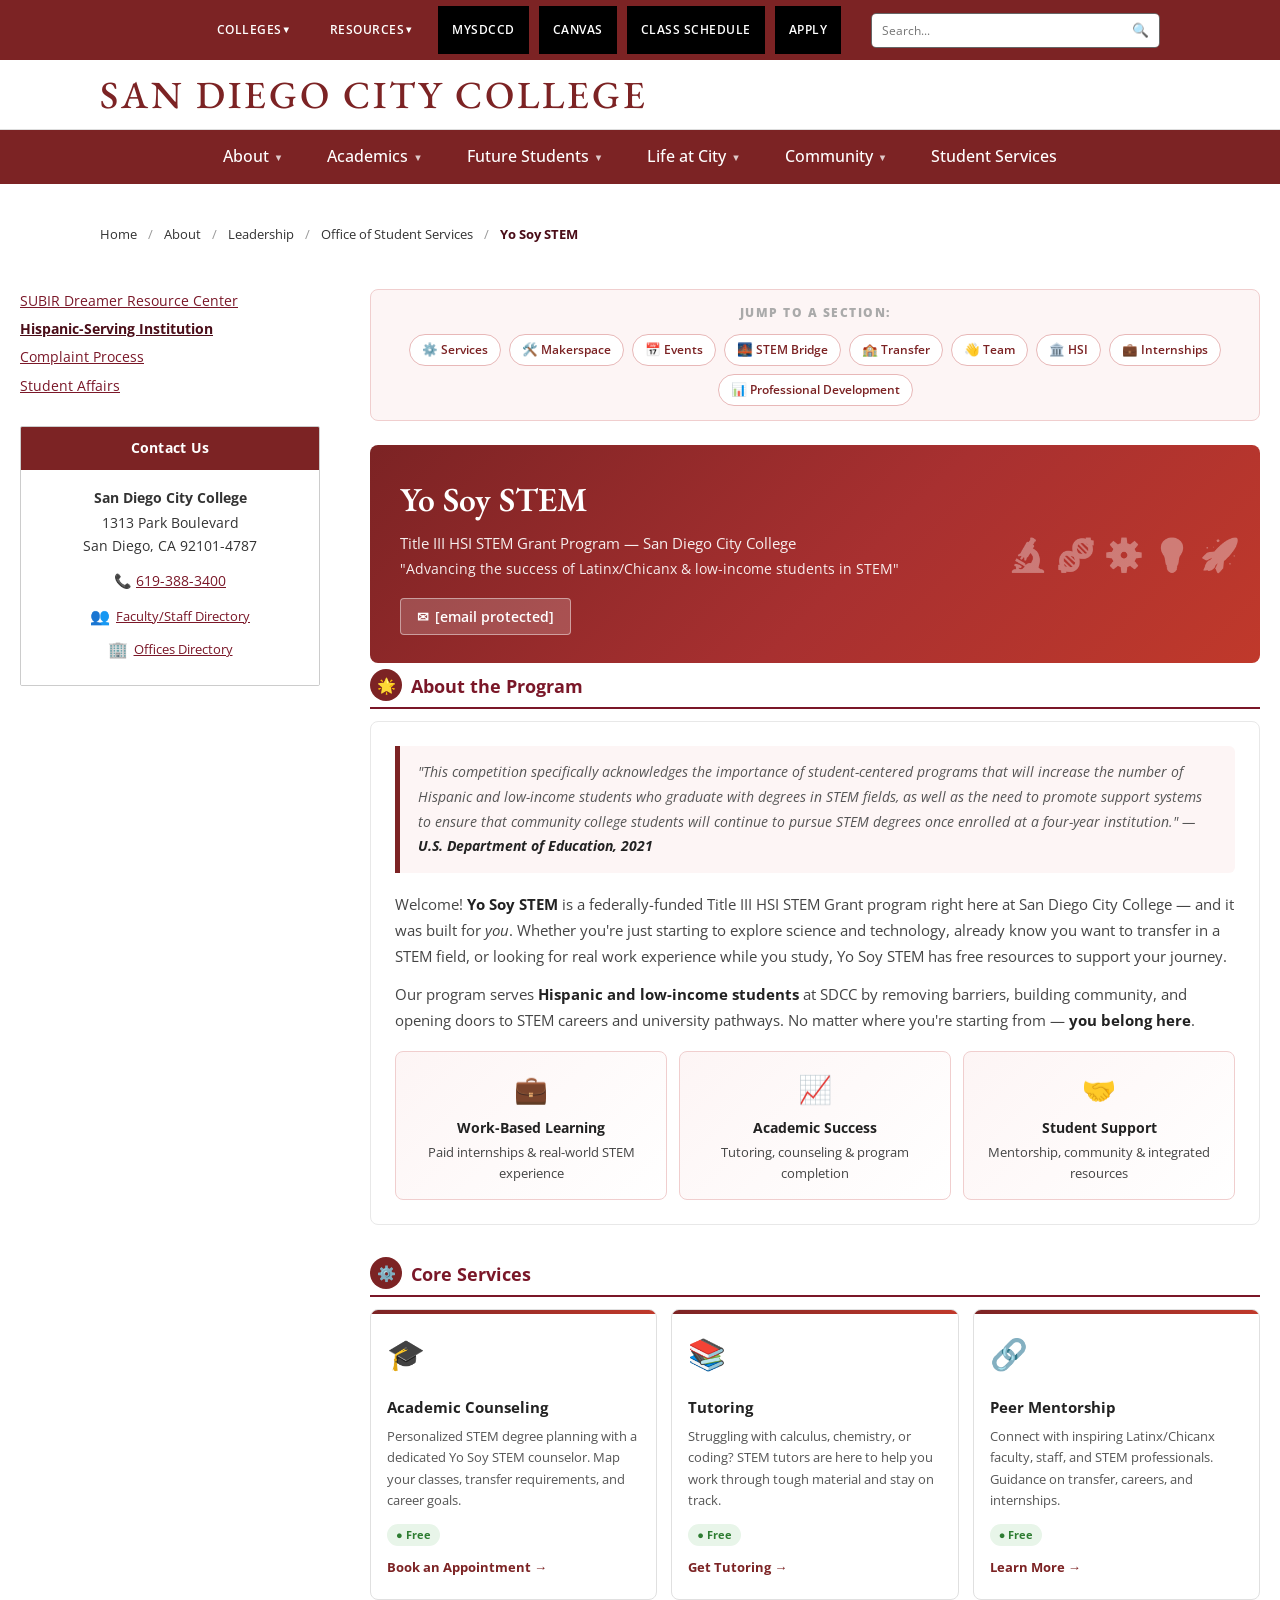
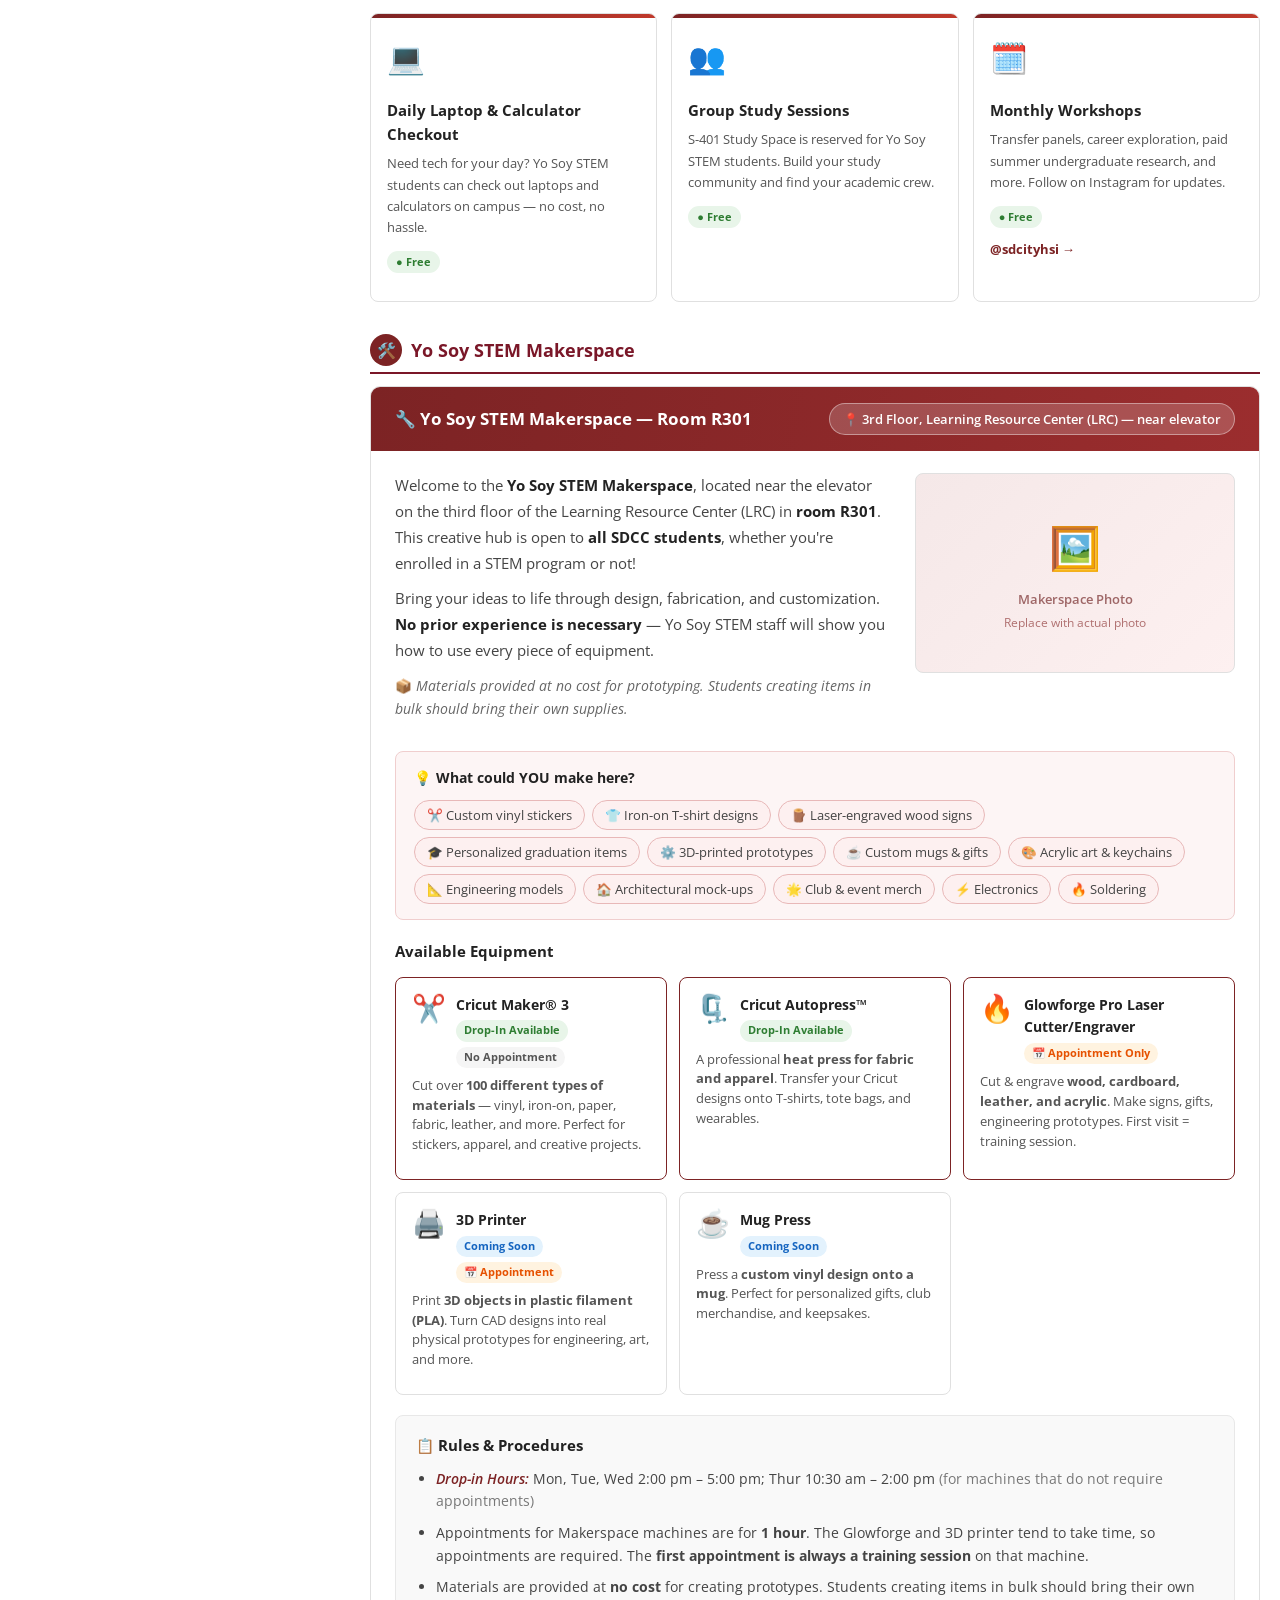
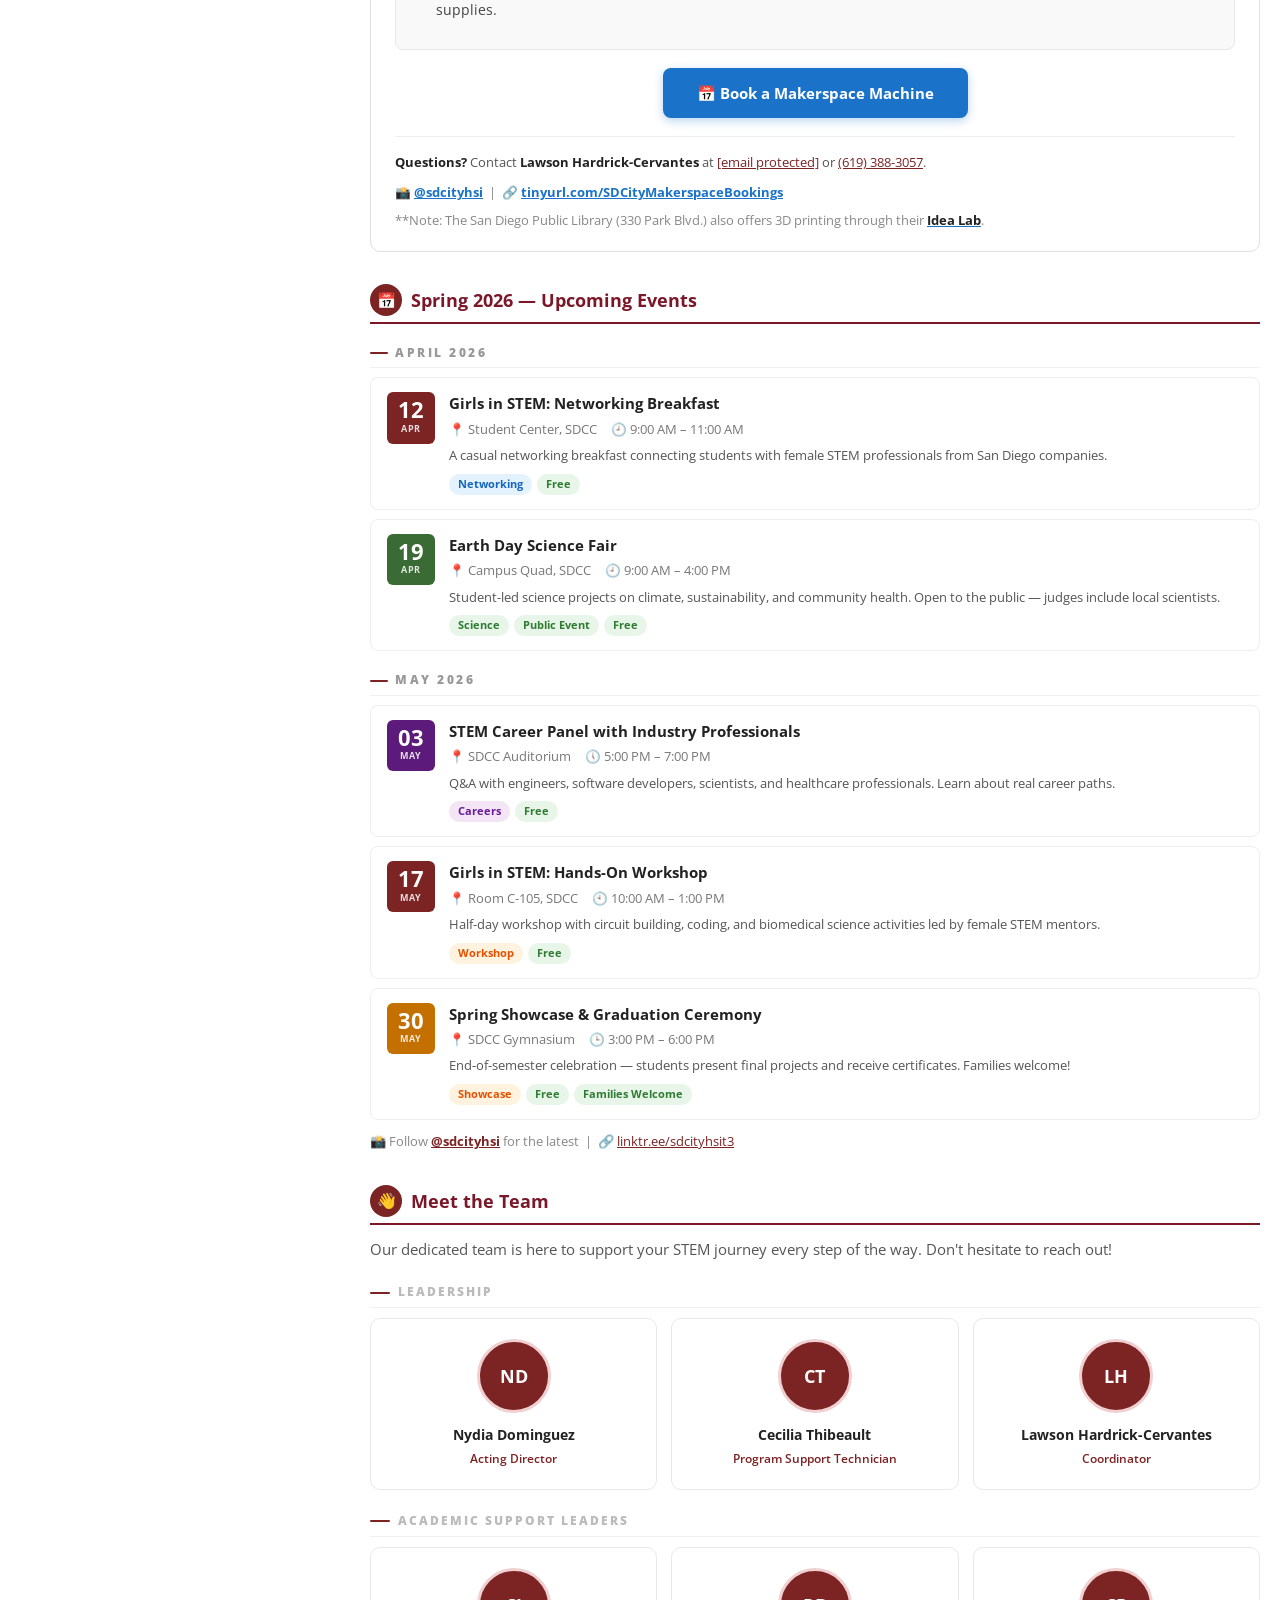
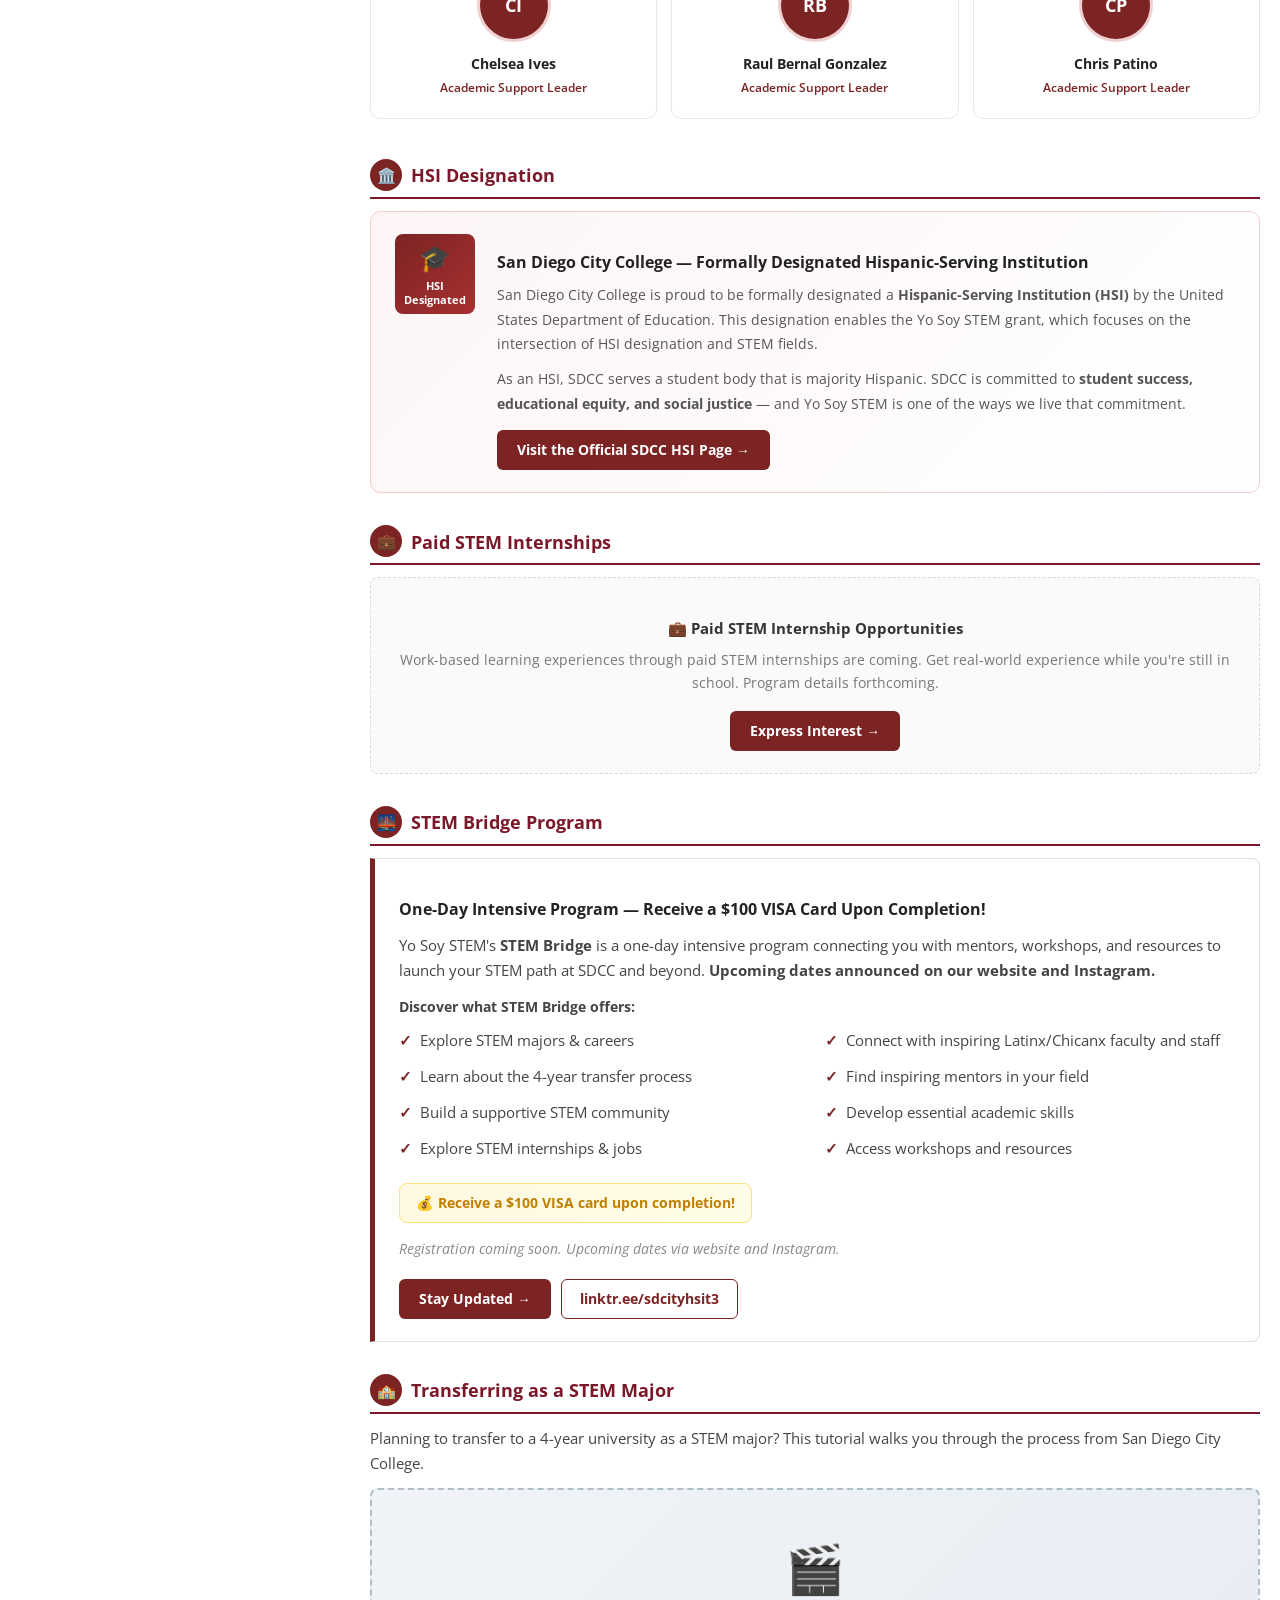
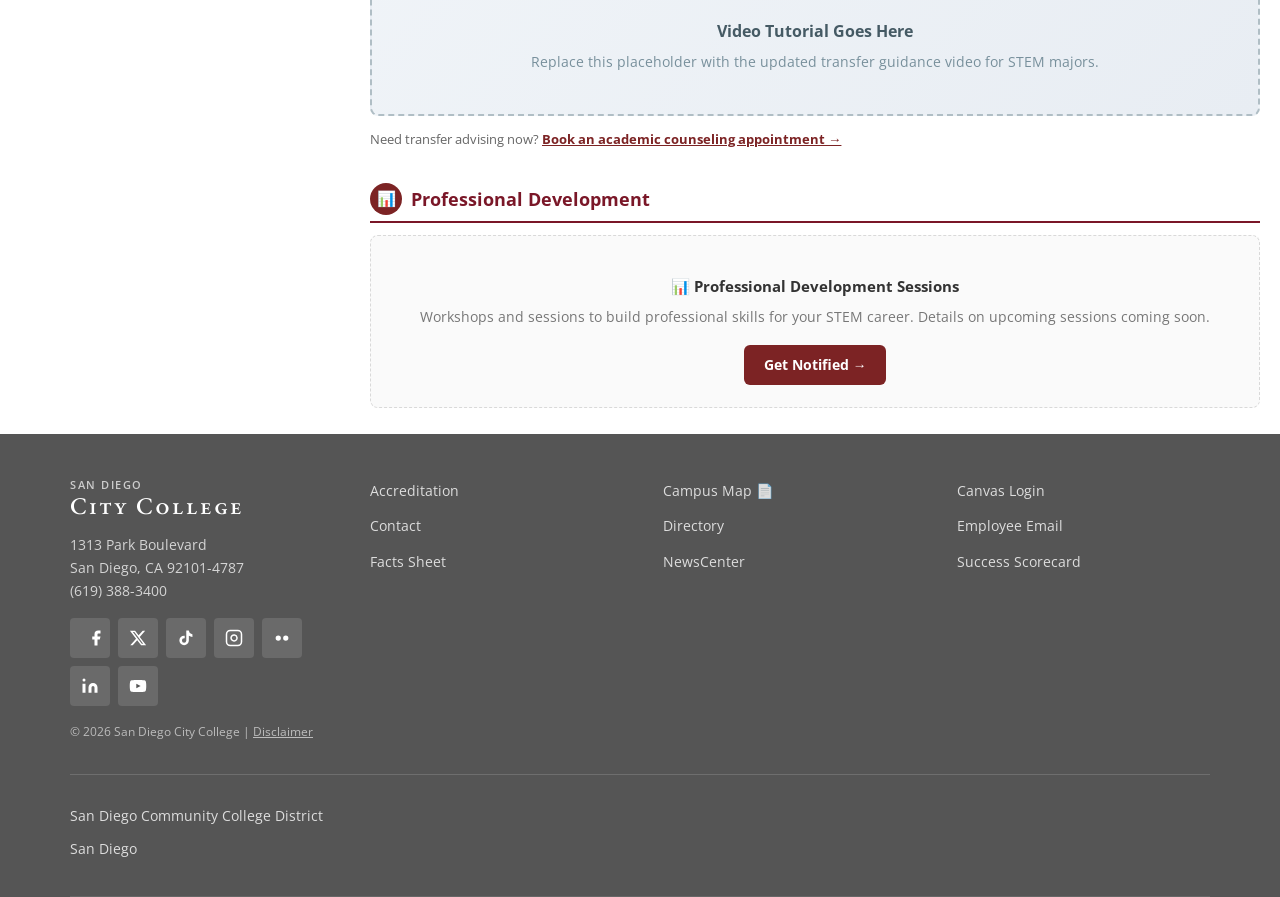
<file: index.html>
<!DOCTYPE html>
<html lang="en">
<head>
  <meta charset="UTF-8" />
  <meta name="viewport" content="width=device-width, initial-scale=1.0" />
  <title>Yo Soy STEM | San Diego City College</title>
  <meta name="description" content="Yo Soy STEM is a Title III HSI STEM Grant program at San Diego City College supporting Hispanic and low-income students in STEM." />
  <link href="https://fonts.googleapis.com/css2?family=EB+Garamond:wght@400;500;600&family=Open+Sans:wght@400;600;700&display=swap" rel="stylesheet" />
  <style>

/* ============================================================
   RESET & BASE
   ============================================================ */
*, *::before, *::after { margin: 0; padding: 0; box-sizing: border-box; }
html { scroll-behavior: smooth; }
body {
  font-family: 'Open Sans', Arial, sans-serif;
  font-size: 15px;
  color: #333;
  background: #fff;
  line-height: 1.6;
}
a { color: #7c2324; text-decoration: underline; }
a:hover { color: #4a0d18; }
img { max-width: 100%; display: block; }
ul { list-style: disc; padding-left: 20px; }

/* ============================================================
   ① TOP UTILITY BAR  — dark charcoal, right-aligned
   ============================================================ */
.top-utility {
  background: #7c2324;
  display: flex;
  justify-content: flex-end;
  align-items: center;
  padding: 0 120px;
  height: 60px;
  gap: 0;
}
.top-utility .util-links {
  display: flex;
  align-items: center;
  height: 80%;
  gap: 10px;
}
.top-utility .util-links a {
  color: #fff;
  text-decoration: none;
  font-size: 0.72rem;
  font-weight: 600;
  letter-spacing: 0.5px;
  padding: 0 14px;
  height: 100%;
  display: flex;
  align-items: center;
  text-transform: uppercase;
  transition: color 0.2s;
}

.top-utility .util-links a:hover { background-color:#fff; color: #000; }
.top-utility .util-links a.btn-dark {
  background: #000;
  color: #fff;
  border-color: #444;
}
.top-utility .util-links a.btn-dark:hover { background: #fff; color: #000; }
.top-utility .search-wrap {
  display: flex;
  align-items: center;
  margin-left: 30px;
  border: 1px solid #666;
  border-radius: 5px;
  overflow: hidden;
  height: 35px;
}
.top-utility .search-wrap input {
  background: #fff;
  border: none;
  outline: none;
  padding: 0 10px;
  font-size: 0.78rem;
  width: 250px;
  height: 100%;
  font-family: 'Open Sans', Arial, sans-serif;
}
.top-utility .search-wrap button {
  background: #fff;
  border: none;
  color: #fff;
  padding: 0 10px;
  cursor: pointer;
  height: 100%;
  font-size: 0.85rem;
  transition: background 0.2s;
}
.top-utility .search-wrap button:hover { background: #7c2324; }

/* ============================================================
   ② LOGO BAR — white background, big serif college name
   ============================================================ */
.logo-bar {
  background: #fff;
  padding: 15px 100px 15px;
  border-bottom: 1px solid #ddd;
}
.logo-bar .college-name {
  font-family: 'EB Garamond', 'Times New Roman', Georgia, serif;
  font-size: 2.4rem;
  font-weight: 500;
  color: #7c2324;
  letter-spacing: 3px;
  text-transform: uppercase;
  font-variant: small-caps;
  line-height: 1;
  text-decoration: none;
  display: inline-block;
}
.logo-bar .college-name:hover { color: #4a0d18; text-decoration: none; }

/* ============================================================
   ③ MAIN NAV BAR — dark maroon, white text
   ============================================================ */
.main-nav {
  background: #7c2324;
  display: flex;
  justify-content: center;
  align-items: center;
  padding: 0;
  position: sticky;
  top: 0;
  z-index: 999;
}
.main-nav ul {
  display: flex;
  list-style: none;
  padding: 0;
  margin: 0;
}
.main-nav ul li { position: relative; }
.main-nav ul li a {
  display: flex;
  align-items: center;
  gap: 5px;
  color: #fff;
  text-decoration: none;
  font-size: 1rem;
  font-weight: 500;
  padding: 14px 22px;
  white-space: nowrap;
  transition: background 0.2s;
}
.main-nav ul li a:hover { background: rgba(0,0,0,0.2); color: #fff; text-decoration: none; }
.main-nav ul li a .arrow {
  font-size: 0.6rem;
  opacity: 0.75;
  margin-top: 1px;
}

/* ============================================================
   BREADCRUMB
   ============================================================ */
.breadcrumb {
  background: #fff;
  padding: 40px 0 20px 100px ;
  font-size: 0.82rem;
  color: #4a0d18;
}
.breadcrumb a { color: #333; text-decoration: none; }
.breadcrumb a:hover { text-decoration: underline; }
.breadcrumb .sep { margin: 0 8px; color: #999; }

/* ============================================================
   PAGE LAYOUT — sidebar + content
   ============================================================ */
.page-wrap {
  display: flex;
  align-items: flex-start;
  max-width: 1350px;
  margin: 0 auto;
  padding: 24px 20px 20px;
  gap: 0;
}

/* ============================================================
   LEFT SIDEBAR — matches Image 2 exactly
   ============================================================ */
.sidebar {
  width: 300px;
  flex-shrink: 0;
  margin-right: 50px;
}

/* Plain text nav links — no box, no background */
.sidebar-nav {
  list-style: none;
  padding: 0;
  margin: 0 0 28px;
}
.sidebar-nav li { margin-bottom: 4px; }
.sidebar-nav li a {
  display: block;
  font-size: 0.88rem;
  color: #7a1728;
  text-decoration: underline;
  padding: 2px 0;
  line-height: 1.45;
}
.sidebar-nav li a:hover { color: #4a0d18; }
.sidebar-nav li a.active {
  font-weight: 700;
  color: #4a0d18;
}

/* Contact Us box — maroon header, white body with border */
.sidebar-contact {
  border: 1px solid #ccc;
  border-radius: 2px;
  overflow: hidden;
}
.sidebar-contact .contact-head {
  background: #7c2324;
  color: #fff;
  font-size: 0.88rem;
  font-weight: 700;
  padding: 10px 16px;
  text-align: center;
  letter-spacing: 0.3px;
}
.sidebar-contact .contact-body {
  background: #fff;
  padding: 16px;
  font-size: 0.85rem;
  color: #333;
  text-align: center;
  line-height: 1.7;
}
.sidebar-contact .contact-body strong {
  font-weight: 700;
  display: block;
  margin-bottom: 2px;
}
.sidebar-contact .contact-body .phone-row {
  margin: 12px 0 10px;
  font-size: 0.88rem;
}
.sidebar-contact .contact-body .phone-row a {
  color: #7a1728;
}
.sidebar-contact .contact-body .dir-link {
  display: flex;
  align-items: center;
  justify-content: center;
  gap: 6px;
  margin: 6px 0;
  font-size: 0.84rem;
}
.sidebar-contact .contact-body .dir-link a { color: #7a1728; }
.sidebar-contact .contact-body .dir-icon { font-size: 1rem; }


/* ============================================================
   MAIN CONTENT AREA
   ============================================================ */
   .main-content {
  flex: 1;
  min-width: 0;
}

.main-content h1 {
  font-family: 'EB Garamond', Georgia, serif;
  font-size: 2rem;
  font-weight: 500;
  color: #7a1728;
  margin-bottom: 20px;
  padding-bottom: 10px;
  border-bottom: 1px solid #ddd;
}

.main-content h2 {
  font-size: 1.15rem;
  font-weight: 700;
  color: #7a1728;
  margin: 32px 0 12px;
  padding-bottom: 6px;
  border-bottom: 2px solid #7a1728;
}
.main-content h2:first-of-type { margin-top: 0; }

.main-content h3 {
  font-size: 1rem;
  font-weight: 700;
  color: #222;
  margin: 16px 0 8px;
}

.main-content p {
  font-size: 0.93rem;
  color: #444;
  margin-bottom: 12px;
  line-height: 1.7;
}

.main-content ul li {
  font-size: 0.93rem;
  color: #444;
  margin-bottom: 6px;
  line-height: 1.6;
}

/* ---- Intro quote block ---- */
.intro-box {
  background: #f9f6f6;
  border-left: 4px solid #7a1728;
  padding: 18px 22px;
  margin-bottom: 24px;
  border-radius: 0 3px 3px 0;
}
.intro-box blockquote {
  font-style: italic;
  font-size: 0.9rem;
  color: #555;
  line-height: 1.7;
  margin-bottom: 14px;
}
.intro-box p { margin-bottom: 8px; }
.intro-box p:last-child { margin-bottom: 0; }

/* ---- 3-col service cards ---- */
.cards-grid {
  display: grid;
  grid-template-columns: repeat(3, 1fr);
  gap: 16px;
  margin-bottom: 8px;
}
.card {
  border: 1px solid #ddd;
  border-top: 3px solid #7a1728;
  border-radius: 2px;
  padding: 18px 16px;
  background: #fff;
  transition: box-shadow 0.2s;
}
.card:hover { box-shadow: 0 3px 12px rgba(0,0,0,0.1); }
.card .card-icon { font-size: 1.4rem; margin-bottom: 8px; }
.card h3 { font-size: 0.93rem; margin: 0 0 8px; color: #222; }
.card p { font-size: 0.84rem; color: #555; line-height: 1.55; margin-bottom: 10px; }
.card .free-badge {
  display: inline-block;
  background: #e8f5e9;
  color: #2e7d32;
  font-size: 0.72rem;
  font-weight: 700;
  padding: 2px 8px;
  border-radius: 2px;
  margin-bottom: 10px;
}
.card a.card-link {
  display: inline-block;
  font-size: 0.82rem;
  font-weight: 700;
  color: #7a1728;
  margin-top: 6px;
}

/* ---- CTA button ---- */
.btn-red {
  display: inline-block;
  background: #7a1728;
  color: #fff !important;
  text-decoration: none !important;
  padding: 9px 20px;
  border-radius: 2px;
  font-size: 0.87rem;
  font-weight: 700;
  transition: background 0.2s;
  margin-top: 8px;
}
.btn-red:hover { background: #4a0d18 !important; }

.btn-outline {
  display: inline-block;
  background: #fff;
  color: #7a1728 !important;
  text-decoration: none !important;
  padding: 8px 18px;
  border-radius: 2px;
  border: 1.5px solid #7a1728;
  font-size: 0.87rem;
  font-weight: 700;
  transition: all 0.2s;
  margin-top: 8px;
  margin-left: 8px;
}
.btn-outline:hover { background: #7a1728; color: #fff !important; }

/* ---- Makerspace block ---- */
.makerspace-header-block {
  background: #7a1728;
  color: #fff;
  padding: 16px 22px;
  border-radius: 3px 3px 0 0;
  display: flex;
  align-items: center;
  justify-content: space-between;
  flex-wrap: wrap;
  gap: 10px;
}
.makerspace-header-block h3 { color: #fff; margin: 0; font-size: 1rem; font-weight: 700; }
.makerspace-header-block .location-pill {
  background: rgba(255,255,255,0.2);
  color: #fff;
  font-size: 0.78rem;
  font-weight: 600;
  padding: 4px 12px;
  border-radius: 20px;
  border: 1px solid rgba(255,255,255,0.35);
}
.makerspace-body-block {
  border: 1px solid #ddd;
  border-top: none;
  border-radius: 0 0 3px 3px;
  padding: 22px;
  background: #fff;
  margin-bottom: 8px;
}
.makerspace-body-block p { font-size: 0.92rem; }

.equipment-grid {
  display: grid;
  grid-template-columns: repeat(2, 1fr);
  gap: 14px;
  margin: 16px 0;
}
.eq-card {
  background: #f8f8f8;
  border: 1px solid #e0e0e0;
  border-radius: 2px;
  padding: 14px 16px;
}
.eq-card .eq-icon { font-size: 1.4rem; margin-bottom: 6px; }
.eq-card h4 { font-size: 0.9rem; font-weight: 700; color: #222; margin-bottom: 5px; }
.eq-card p { font-size: 0.82rem; color: #555; margin: 0; line-height: 1.5; }
.tag-appt {
  display: inline-block;
  background: #fff3e0;
  color: #e65100;
  font-size: 0.7rem;
  font-weight: 700;
  padding: 2px 7px;
  border-radius: 2px;
  margin-top: 6px;
}
.tag-coming {
  display: inline-block;
  background: #e3f2fd;
  color: #1565c0;
  font-size: 0.7rem;
  font-weight: 700;
  padding: 2px 7px;
  border-radius: 2px;
  margin-top: 6px;
}
.tag-dropin {
  display: inline-block;
  background: #e8f5e9;
  color: #2e7d32;
  font-size: 0.7rem;
  font-weight: 700;
  padding: 2px 7px;
  border-radius: 2px;
  margin-top: 6px;
}

.hours-row {
  background: #fdf6f7;
  border: 1px solid #f0d0d5;
  border-radius: 2px;
  padding: 14px 18px;
  display: flex;
  gap: 16px;
  align-items: flex-start;
  margin: 16px 0;
  flex-wrap: wrap;
}
.hours-row .hours-label {
  font-weight: 700;
  font-size: 0.83rem;
  color: #7a1728;
  white-space: nowrap;
  min-width: 110px;
  margin-top: 2px;
}
.hours-row .hours-detail {
  font-size: 0.85rem;
  color: #444;
  line-height: 1.75;
}
.hours-row .hours-detail strong { color: #222; }

/* ---- HSI Designation ---- */
.hsi-row {
  display: flex;
  gap: 20px;
  align-items: flex-start;
  background: #f9f9f9;
  border: 1px solid #ddd;
  padding: 20px;
  border-radius: 2px;
  margin-bottom: 8px;
}
.hsi-badge {
  background: #7a1728;
  color: #fff;
  border-radius: 2px;
  width: 80px;
  min-width: 80px;
  height: 80px;
  display: flex;
  flex-direction: column;
  align-items: center;
  justify-content: center;
  text-align: center;
  font-weight: 700;
  font-size: 0.7rem;
  line-height: 1.3;
  padding: 6px;
}
.hsi-badge .badge-icon { font-size: 1.4rem; display: block; margin-bottom: 3px; }
.hsi-row p { margin-bottom: 10px; }

/* ---- Bridge program ---- */
.bridge-box {
  border: 1px solid #ddd;
  border-left: 4px solid #7a1728;
  padding: 20px 22px;
  background: #fff;
  border-radius: 0 2px 2px 0;
  margin-bottom: 8px;
}
.bridge-grid {
  display: grid;
  grid-template-columns: 1fr 1fr;
  gap: 6px 16px;
  margin: 12px 0 16px;
  list-style: none;
  padding: 0;
}
.bridge-grid li {
  font-size: 0.88rem;
  color: #333;
  display: flex;
  gap: 7px;
  align-items: flex-start;
}
.bridge-grid li::before {
  content: '✓';
  color: #7a1728;
  font-weight: 800;
  flex-shrink: 0;
}
.stipend-pill {
  display: inline-flex;
  align-items: center;
  gap: 7px;
  background: #fff8e1;
  border: 1px solid #ffe082;
  color: #e65100;
  font-weight: 700;
  font-size: 0.87rem;
  padding: 7px 14px;
  border-radius: 2px;
  margin-bottom: 14px;
}

/* ---- Coming soon boxes ---- */
.coming-box {
  background: #f8f8f8;
  border: 1px dashed #ccc;
  border-radius: 2px;
  padding: 20px;
  text-align: center;
  margin-bottom: 8px;
}
.coming-box h3 { font-size: 0.95rem; color: #333; margin-bottom: 6px; }
.coming-box p { font-size: 0.87rem; color: #666; margin-bottom: 10px; }

/* ---- Events ---- */
.event-item {
  display: flex;
  gap: 16px;
  align-items: flex-start;
  padding: 14px 16px;
  border: 1px solid #e0e0e0;
  border-radius: 2px;
  margin-bottom: 10px;
  background: #fff;
  transition: box-shadow 0.2s;
}
.event-item:hover { box-shadow: 0 2px 10px rgba(0,0,0,0.08); }
.event-date-box {
  background: #7a1728;
  color: #fff;
  border-radius: 2px;
  min-width: 50px;
  padding: 7px 9px;
  text-align: center;
  flex-shrink: 0;
}
.event-date-box .day { font-size: 1.4rem; font-weight: 700; line-height: 1; }
.event-date-box .mon { font-size: 0.63rem; font-weight: 700; text-transform: uppercase; letter-spacing: 0.8px; opacity: 0.85; margin-top: 1px; }
.event-body h4 { font-size: 0.93rem; font-weight: 700; color: #222; margin-bottom: 4px; }
.event-body .evt-meta { font-size: 0.8rem; color: #666; margin-bottom: 5px; display: flex; gap: 16px; flex-wrap: wrap; }
.event-body p { font-size: 0.84rem; color: #555; margin: 0; }
.evt-tags { display: flex; gap: 5px; flex-wrap: wrap; margin-top: 7px; }
.evt-tag {
  font-size: 0.69rem;
  font-weight: 700;
  padding: 2px 7px;
  border-radius: 2px;
}
.tag-blue  { background: #e3f2fd; color: #1565c0; }
.tag-green { background: #e8f5e9; color: #2e7d32; }
.tag-orange{ background: #fff3e0; color: #e65100; }
.tag-purple{ background: #f3e5f5; color: #6a1b9a; }

/* ---- Team grid ---- */
.team-grid {
  display: grid;
  grid-template-columns: repeat(3, 1fr);
  gap: 14px;
  margin-bottom: 10px;
}
.team-card {
  border: 1px solid #ddd;
  border-radius: 2px;
  padding: 16px 12px;
  text-align: center;
  background: #fff;
  transition: box-shadow 0.2s;
}
.team-card:hover { box-shadow: 0 2px 10px rgba(0,0,0,0.08); }
.team-avatar {
  width: 70px; height: 70px;
  border-radius: 50%;
  object-fit: cover;
  margin: 0 auto 10px;
  border: 2px solid #ddd;
  background: #7a1728;
  display: flex;
  align-items: center;
  justify-content: center;
  color: #fff;
  font-size: 1.1rem;
  font-weight: 700;
  font-family: 'Open Sans', Arial, sans-serif;
}
.team-avatar img {
  width: 70px; height: 70px;
  border-radius: 50%;
  object-fit: cover;
  display: block;
}
.team-card h4 { font-size: 0.87rem; font-weight: 700; color: #222; margin-bottom: 3px; }
.team-card .role { font-size: 0.77rem; color: #7a1728; font-weight: 600; }
.team-label {
  font-size: 0.77rem;
  font-weight: 700;
  text-transform: uppercase;
  letter-spacing: 1px;
  color: #666;
  margin: 22px 0 10px;
  padding-bottom: 5px;
  border-bottom: 1px solid #e0e0e0;
}

/* ---- YouTube embed ---- */
.yt-wrap {
  position: relative;
  padding-bottom: 56.25%;
  height: 0;
  overflow: hidden;
  border-radius: 2px;
  margin: 12px 0;
  background: #000;
}
.yt-wrap iframe {
  position: absolute;
  top: 0; left: 0;
  width: 100%; height: 100%;
  border: none;
}

/* ---- Counseling CTA strip ---- */
.cta-strip {
  background: #7a1728;
  padding: 18px 22px;
  border-radius: 2px;
  display: flex;
  align-items: center;
  justify-content: space-between;
  gap: 16px;
  flex-wrap: wrap;
  margin-bottom: 8px;
}
.cta-strip h3 { color: #fff; font-size: 0.97rem; font-weight: 700; margin: 0 0 3px; }
.cta-strip p { color: rgba(255,255,255,0.85); font-size: 0.85rem; margin: 0; }
.btn-white {
  display: inline-block;
  background: #fff;
  color: #7a1728 !important;
  text-decoration: none !important;
  padding: 9px 20px;
  border-radius: 2px;
  font-size: 0.87rem;
  font-weight: 700;
  white-space: nowrap;
  flex-shrink: 0;
  transition: background 0.2s;
}
.btn-white:hover { background: #f5e0e3 !important; }

/* ============================================================
   FOOTER — matches Image 3 exactly
   Dark gray, multi-column, SDCC logo, social icons, badges
   ============================================================ */
.site-footer {
  background: #555;
  color: rgba(255,255,255,0.8);
  padding: 44px 30px 0;
}
.footer-top {
  display: grid;
  grid-template-columns: 260px 1fr 1fr 1fr;
  gap: 40px;
  padding-bottom: 32px;
  border-bottom: 1px solid rgba(255,255,255,0.15);
  max-width: 1140px;
  margin: 0 auto;
}

/* Left col: logo + address + social */
.ft-brand .sdcc-logo-text {
  display: flex;
  align-items: center;
  gap: 10px;
  margin-bottom: 14px;
}
.ft-brand .sdcc-logo-text .logo-icon {
  width: 52px; height: 52px;
  background: url('data:image/svg+xml,<svg xmlns="http://www.w3.org/2000/svg" viewBox="0 0 60 60"><circle cx="30" cy="30" r="28" fill="%23fff" opacity="0.15"/><text x="50%25" y="55%25" dominant-baseline="middle" text-anchor="middle" font-size="20" fill="white" font-family="Arial" font-weight="bold">SD</text></svg>') center/contain no-repeat;
  flex-shrink: 0;
}
/* Use actual SDCC footer logo style */
.ft-brand-name {
  margin-bottom: 14px;
}
.ft-brand-name .brand-line1 {
  font-size: 0.7rem;
  font-weight: 600;
  color: rgba(255,255,255,0.7);
  text-transform: uppercase;
  letter-spacing: 1.5px;
  display: block;
  line-height: 1.3;
}
.ft-brand-name .brand-line2 {
  font-family: 'EB Garamond', Georgia, serif;
  font-size: 1.5rem;
  font-weight: 500;
  color: #fff;
  letter-spacing: 2px;
  font-variant: small-caps;
  display: block;
  line-height: 1.1;
}
.ft-brand address {
  font-style: normal;
  font-size: 0.85rem;
  color: rgba(255,255,255,0.75);
  line-height: 1.7;
  margin-bottom: 16px;
}
.social-icons {
  display: flex;
  gap: 8px;
  flex-wrap: wrap;
  margin-bottom: 16px;
}
.social-icons a {
  width: 40px; height: 40px;
  background: rgba(255,255,255,0.12);
  border-radius: 4px;
  display: flex;
  align-items: center;
  justify-content: center;
  color: #fff;
  font-size: 1.1rem;
  text-decoration: none;
  transition: background 0.2s;
}
.social-icons a:hover { background: rgba(255,255,255,0.25); }
.ft-copyright {
  font-size: 0.78rem;
  color: rgba(255,255,255,0.6);
}
.ft-copyright a { color: rgba(255,255,255,0.6); }

/* Middle/right cols: link columns */
.ft-links-col h4 {
  color: #fff;
  font-size: 0.82rem;
  font-weight: 700;
  margin-bottom: 14px;
  display: none; /* hidden — SDCC footer doesn't show column headers */
}
.ft-links-col ul { list-style: none; padding: 0; margin: 0; }
.ft-links-col ul li { margin-bottom: 11px; }
.ft-links-col ul li a {
  color: rgba(255,255,255,0.8);
  text-decoration: none;
  font-size: 0.88rem;
  transition: color 0.2s;
}
.ft-links-col ul li a:hover { color: #fff; }

/* Bottom section: college system + badges */
.footer-bottom-section {
  max-width: 1140px;
  margin: 0 auto;
  padding: 28px 0;
  display: grid;
  grid-template-columns: 1fr auto;
  gap: 32px;
  align-items: start;
  border-bottom: 1px solid rgba(255,255,255,0.1);
}
.footer-college-links ul { list-style: none; padding: 0; margin: 0; }
.footer-college-links ul li { margin-bottom: 8px; }
.footer-college-links ul li a {
  color: rgba(255,255,255,0.8);
  text-decoration: none;
  font-size: 0.88rem;
}
.footer-college-links ul li a:hover { color: #fff; }
.footer-badges {
  display: flex;
  gap: 10px;
  align-items: center;
  flex-wrap: wrap;
  justify-content: flex-end;
}
.footer-badges .badge-circle {
  width: 64px; height: 64px;
  border-radius: 50%;
  background: rgba(255,255,255,0.12);
  display: flex;
  align-items: center;
  justify-content: center;
  text-align: center;
  font-size: 0.55rem;
  font-weight: 700;
  color: rgba(255,255,255,0.8);
  line-height: 1.2;
  border: 2px solid rgba(255,255,255,0.2);
  padding: 6px;
}

/* Non-discrimination disclaimer */
.footer-disclaimer {
  max-width: 1140px;
  margin: 0 auto;
  padding: 20px 0 24px;
  text-align: center;
  font-size: 0.78rem;
  color: rgba(255,255,255,0.6);
  line-height: 1.6;
}
.footer-disclaimer a { color: rgba(255,255,255,0.6); }
.footer-disclaimer .complaint-link {
  display: block;
  margin-top: 8px;
  font-size: 0.8rem;
}
.footer-disclaimer .complaint-link a {
  color: rgba(255,255,255,0.7);
}

/* ============================================================
   RESPONSIVE
   ============================================================ */
@media (max-width: 900px) {
  .page-wrap { flex-direction: column; }
  .sidebar { width: 100%; margin-right: 0; margin-bottom: 24px; }
  .sidebar-nav { display: flex; gap: 8px 20px; flex-wrap: wrap; }
  .cards-grid { grid-template-columns: 1fr 1fr; }
  .equipment-grid { grid-template-columns: 1fr 1fr; }
  .team-grid { grid-template-columns: 1fr 1fr 1fr; }
  .footer-top { grid-template-columns: 1fr 1fr; gap: 24px; }
  .footer-bottom-section { grid-template-columns: 1fr; }
  .footer-badges { justify-content: flex-start; }
}
@media (max-width: 600px) {
  .top-utility .util-links a { padding: 0 8px; font-size: 0.65rem; }
  .logo-bar .college-name { font-size: 1.6rem; }
  .main-nav ul li a { padding: 12px 12px; font-size: 0.8rem; }
  .cards-grid { grid-template-columns: 1fr; }
  .equipment-grid { grid-template-columns: 1fr; }
  .team-grid { grid-template-columns: 1fr 1fr; }
  .bridge-grid { grid-template-columns: 1fr; }
  .hsi-row { flex-direction: column; }
  .footer-top { grid-template-columns: 1fr; gap: 20px; }
  .cta-strip { flex-direction: column; align-items: flex-start; }
}

  </style>
</head>
<body>

<!-- ============================================================
     ① TOP UTILITY BAR
     ============================================================ -->
<div class="top-utility">
  <nav class="util-links">
    <a href="https://www.sdcity.edu/_resources/includes/header.html">COLLEGES <span style="font-size:0.6rem">▼</span></a>
    <a href="#">RESOURCES <span style="font-size:0.6rem">▼</span></a>
    <a href="https://myportal.sdccd.edu" target="_blank" rel="noopener" class="btn-dark">MYSDCCD</a>
    <a href="https://sdccd.instructure.com/login" target="_blank" rel="noopener" class="btn-dark">CANVAS</a>
    <a href="https://www.sdccd.edu/students/class-search/search.html" target="_blank" rel="noopener" class="btn-dark">CLASS SCHEDULE</a>
    <a href="https://www.sdccd.edu/apply/" target="_blank" rel="noopener" class="btn-dark">APPLY</a>
  </nav>
  <div class="search-wrap">
    <input type="text" placeholder="Search..." aria-label="Search the site" />
    <button aria-label="Search">&#128269;</button>
  </div>
</div>

<!-- ============================================================
     ② LOGO BAR — San Diego City College in serif
     ============================================================ -->
<div class="logo-bar">
  <a href="https://www.sdcity.edu" class="college-name">San Diego City College</a>
</div>

<!-- ============================================================
     ③ MAIN NAV BAR — dark maroon
     ============================================================ -->
<nav class="main-nav" role="navigation" aria-label="Main navigation">
  <ul>
    <li><a href="https://www.sdcity.edu/about/index.aspx">About <span class="arrow">▼</span></a></li>
    <li><a href="https://www.sdcity.edu/academics/index.aspx">Academics <span class="arrow">▼</span></a></li>
    <li><a href="https://www.sdcity.edu/future-students/pathways/index.aspx">Future Students <span class="arrow">▼</span></a></li>
    <li><a href="https://www.sdcity.edu/life-at-city/">Life at City <span class="arrow">▼</span></a></li>
    <li><a href="https://www.sdcity.edu/community/index.aspx">Community <span class="arrow">▼</span></a></li>
    <li><a href="https://www.sdcity.edu/students/services/index.aspx">Student Services</a></li>
  </ul>
</nav>

<!-- ============================================================
     BREADCRUMB
     ============================================================ -->
<div class="breadcrumb" aria-label="Breadcrumb">
  <a href="https://www.sdcity.edu">Home</a>
  <span class="sep">/</span>
  <a href="https://www.sdcity.edu/about/">About</a>
  <span class="sep">/</span>
  <a href="https://www.sdcity.edu/about/leadership/">Leadership</a>
  <span class="sep">/</span>
  <a href="https://www.sdcity.edu/about/leadership/student-services/">Office of Student Services</a>
  <span class="sep">/</span>
  <strong>Yo Soy STEM</strong>
</div>

<!-- ============================================================
     TWO-COLUMN: SIDEBAR + MAIN CONTENT
     ============================================================ -->
<div class="page-wrap">

  <!-- ---- LEFT SIDEBAR ---- -->
  <aside class="sidebar" aria-label="Section navigation">

    <!-- Plain text nav links — no boxes, just underlined red links -->
    <ul class="sidebar-nav">
      <li><a href="https://www.sdcity.edu/about/leadership/student-services/dreamer.aspx">SUBIR Dreamer Resource Center</a></li>
      <li><a href="https://www.sdcity.edu/about/leadership/student-services/hsi.aspx" class="active">Hispanic-Serving Institution</a></li>
      <li><a href="https://www.sdcity.edu/about/leadership/student-services/complaint-process.aspx">Complaint Process</a></li>
      <li><a href="https://www.sdcity.edu/about/leadership/student-services/student_affairs/index.aspx">Student Affairs</a></li>
    </ul>

    <!-- Contact Us box — maroon header, white body -->
    <div class="sidebar-contact">
      <div class="contact-head">Contact Us</div>
      <div class="contact-body">
        <strong>San Diego City College</strong>
        1313 Park Boulevard<br>
        San Diego, CA 92101-4787
        <div class="phone-row">
          &#128222; <a href="tel:6193883400">619-388-3400</a>
        </div>
        <div class="dir-link">
          <span class="dir-icon">&#128101;</span>
          <a href="https://www.sdcity.edu/directory/index.aspx" target="_blank" rel="noopener">Faculty/Staff Directory</a>
        </div>
        <div class="dir-link">
          <span class="dir-icon">&#127970;</span>
          <a href="https://www.sdcity.edu/directory/" target="_blank" rel="noopener">Offices Directory</a>
        </div>
      </div>
    </div>

  </aside>

  <!-- ---- MAIN CONTENT ---- -->
  <main class="main-content" id="main-content">

  <style>
    /* ── Section headings ── */
    .mc-h2 {
      font-size: 1.18rem; font-weight: 700; color: #7c2324;
      margin: 38px 0 16px; padding-bottom: 8px;
      border-bottom: 2px solid #7c2324;
      display: flex; align-items: center; gap: 9px;
    }
    .mc-h2 .sh-icon {
      width: 32px; height: 32px; background: #7c2324; color: #fff;
      border-radius: 50%; display: flex; align-items: center; justify-content: center;
      font-size: 0.95rem; flex-shrink: 0;
    }

    /* ── Page nav ── */
    .page-nav {
      display: flex; flex-wrap: wrap; gap: 8px;
      justify-content: center;
      background: #fdf5f5; border: 1px solid #f0cece;
      border-radius: 8px; padding: 14px 18px; margin-bottom: 24px;
    }
    .page-nav a {
      display: inline-flex; align-items: center; gap: 5px;
      background: #fff; border: 1px solid #e8b8b8;
      color: #7c2324 !important; text-decoration: none !important;
      padding: 5px 12px; border-radius: 20px;
      font-size: 0.78rem; font-weight: 600;
      transition: background 0.18s, border-color 0.18s, color 0.18s;
    }
    .page-nav a:hover { background: #7c2324; color: #fff !important; border-color: #7c2324; }
    .page-nav-label {
      font-size: 0.73rem; font-weight: 800; color: #aaa;
      text-transform: uppercase; letter-spacing: 1.5px;
      width: 100%; margin-bottom: 4px; text-align: center;
    }

    /* ── Hero ── */
    .prog-hero {
      background: linear-gradient(135deg, #7c2324 0%, #a83030 55%, #c0392b 100%);
      border-radius: 8px; padding: 28px 30px; margin-bottom: 6px;
      color: #fff; position: relative; overflow: hidden;
    }
    .prog-hero .hero-deco {
      position: absolute; right: 20px; top: 50%;
      transform: translateY(-50%);
      display: flex; gap: 8px; align-items: center;
      opacity: 0.35;
    }
    .prog-hero .hero-deco span {
      font-size: 2rem; display: block;
      filter: brightness(0) invert(1);
    }
    .prog-hero h1 {
      font-family: "EB Garamond", Georgia, serif; font-size: 2.1rem; font-weight: 600;
      color: #fff; margin-bottom: 4px; border: none; padding: 0;
    }
    .prog-hero .hero-sub { font-size: 0.93rem; color: rgba(255,255,255,0.92); margin-bottom: 16px; }
    .prog-hero .hero-email {
      display: inline-flex; align-items: center; gap: 6px;
      background: rgba(255,255,255,0.18); border: 1px solid rgba(255,255,255,0.45);
      color: #fff; text-decoration: none;
      padding: 7px 16px; border-radius: 4px; font-size: 0.85rem; font-weight: 600;
      transition: background 0.2s;
    }
    .prog-hero .hero-email:hover { background: rgba(255,255,255,0.3); }

    /* ── About ── */
    .about-box {
      background: #fff; border: 1px solid #e8e8e8; border-radius: 8px;
      padding: 24px; margin-bottom: 6px;
    }
    .about-box .quote-strip {
      background: #fdf5f5; border-left: 5px solid #7c2324;
      border-radius: 0 6px 6px 0; padding: 14px 18px;
      margin-bottom: 18px; font-style: italic; font-size: 0.88rem; color: #555; line-height: 1.75;
    }
    .about-box p { font-size: 0.93rem; color: #444; margin-bottom: 12px; line-height: 1.75; }
    .about-box strong { color: #222222; }
    .goals-chips { display: grid; grid-template-columns: repeat(3,1fr); gap: 12px; margin-top: 18px; }
    .g-chip {
      background: linear-gradient(135deg, #fdf5f5, #fff);
      border: 1px solid #f0cece; border-radius: 8px;
      padding: 16px 14px; text-align: center; font-size: 0.83rem; color: #444; line-height: 1.55;
    }
    .g-chip .gi { font-size: 1.7rem; display: block; margin-bottom: 7px; }
    .g-chip strong { color: #222222; display: block; margin-bottom: 4px; font-size: 0.85rem; }

    /* ── Services ── */
    .svc-grid { display: grid; grid-template-columns: repeat(3,1fr); gap: 14px; margin-bottom: 13px; }
    .svc-card {
      border: 1px solid #e0e0e0; border-radius: 8px; padding: 20px 16px;
      background: #fff; position: relative; overflow: hidden;
      transition: box-shadow 0.2s, transform 0.18s;
    }
    .svc-card::before {
      content: ""; position: absolute; top: 0; left: 0; right: 0; height: 4px;
      background: linear-gradient(90deg, #7c2324, #c0392b); border-radius: 8px 8px 0 0;
    }
    .svc-card:hover { box-shadow: 0 6px 20px rgba(124,35,36,0.13); transform: translateY(-3px); }
    .svc-card .si { font-size: 1.9rem; display: block; margin-bottom: 10px; }
    .svc-card h3 { font-size: 0.94rem; font-weight: 700; color: #222; margin-bottom: 7px; }
    .svc-card p { font-size: 0.83rem; color: #555; line-height: 1.6; margin-bottom: 10px; }
    .free-pill { display: inline-block; background: #e8f5e9; color: #2e7d32; font-size: 0.69rem; font-weight: 700; padding: 2px 9px; border-radius: 20px; margin-bottom: 8px; }
    .svc-link { display: inline-block; font-size: 0.82rem; font-weight: 700; color: #7c2324; text-decoration: none; border-bottom: 1.5px solid transparent; transition: border-color 0.2s; }
    .svc-link:hover { border-bottom-color: #7c2324; }

    /* CTA banner */
    .cta-bann {
      background: linear-gradient(100deg, #7c2324 0%, #a02e30 100%);
      border-radius: 8px; padding: 18px 24px;
      display: flex; align-items: center; justify-content: space-between;
      gap: 14px; flex-wrap: wrap; margin-bottom: 6px;
    }
    .cta-bann h3 { color: #fff; font-size: 0.94rem; font-weight: 700; margin: 0 0 3px; }
    .cta-bann p { color: rgba(255,255,255,0.85); font-size: 0.83rem; margin: 0; }
    .btn-wh {
      display: inline-block; background: #fff; color: #7c2324 !important;
      text-decoration: none !important; padding: 10px 20px; border-radius: 6px;
      font-size: 0.86rem; font-weight: 700; white-space: nowrap; flex-shrink: 0;
      transition: background 0.2s;
    }
    .btn-wh:hover { background: #f9e8e8 !important; }

    /* ── Makerspace ── */
    .ms-wrap { border: 1px solid #e0e0e0; border-radius: 10px; overflow: hidden; margin-bottom: 6px; }
    .ms-topbar {
      background: linear-gradient(100deg, #7c2324, #9b2d2e); color: #fff;
      padding: 16px 24px; display: flex; align-items: center;
      justify-content: space-between; flex-wrap: wrap; gap: 10px;
    }
    .ms-topbar h3 { color: #fff; margin: 0; font-size: 1.04rem; font-weight: 700; }
    .ms-loc {
      background: rgba(255,255,255,0.18); border: 1px solid rgba(255,255,255,0.4);
      color: #fff; font-size: 0.79rem; font-weight: 600; padding: 5px 13px; border-radius: 20px;
    }
    .ms-intro-grid {
      display: grid; grid-template-columns: 1fr 320px; gap: 24px;
      padding: 22px 24px 0; align-items: start;
    }
    .ms-intro-grid p { font-size: 0.92rem; color: #444; line-height: 1.75; margin-bottom: 10px; }
    .ms-intro-grid strong { color: #222222; }
    .ms-photo-box {
      border-radius: 8px; border: 1px solid #e0e0e0; overflow: hidden;
      background: linear-gradient(135deg, #f5e8e8, #fdf0f0);
      height: 200px; display: flex; flex-direction: column;
      align-items: center; justify-content: center; text-align: center; padding: 20px;
    }
    .ms-photo-box .pi { font-size: 2.6rem; margin-bottom: 8px; }
    .ms-photo-box p { margin: 0; font-size: 0.8rem; color: #9e6666; font-weight: 600; }
    .ms-body { padding: 20px 24px; }

    .ideas-bar {
      background: #fdf5f5; border: 1px solid #f0cece; border-radius: 8px;
      padding: 15px 18px; margin-bottom: 20px;
    }
    .ideas-title { font-weight: 700; font-size: 0.88rem; color: #222222; margin-bottom: 10px; display: flex; align-items: center; gap: 6px; }
    .ideas-chips { display: flex; flex-wrap: wrap; gap: 7px; }
    .ic {
      background: #fff; border: 1px solid #e8b8b8; border-radius: 20px;
      padding: 4px 12px; font-size: 0.79rem; color: #444;
      display: flex; align-items: center; gap: 5px; transition: background 0.15s;
    }
    .ic { background: #fdf0f0; }

    .eq-grid { display: grid; grid-template-columns: repeat(3,1fr); gap: 12px; margin-bottom: 20px; }
    .eq-card {
      background: #fff; border: 1px solid #e0e0e0; border-radius: 8px; padding: 16px;
      transition: box-shadow 0.2s;
    }
    .eq-card:hover { box-shadow: 0 3px 12px rgba(0,0,0,0.09); }
    .eq-card.hi { border-color: #7c2324; border-width: 1.5px; }
    .eq-card .eq-top { display: flex; align-items: flex-start; gap: 10px; margin-bottom: 8px; }
    .eq-card .eq-emoji { font-size: 1.7rem; flex-shrink: 0; line-height: 1; }
    .eq-card h4 { font-size: 0.88rem; font-weight: 700; color: #222; margin-bottom: 4px; }
    .eq-card p { font-size: 0.8rem; color: #555; line-height: 1.55; margin: 0 0 8px; }
    .eq-tags { display: flex; gap: 5px; flex-wrap: wrap; }
    .bg  { background: #e8f5e9; color: #2e7d32; font-size: 0.67rem; font-weight: 700; padding: 2px 8px; border-radius: 20px; }
    .bo  { background: #fff3e0; color: #e65100; font-size: 0.67rem; font-weight: 700; padding: 2px 8px; border-radius: 20px; }
    .bb  { background: #e3f2fd; color: #1565c0; font-size: 0.67rem; font-weight: 700; padding: 2px 8px; border-radius: 20px; }
    .bgr { background: #f5f5f5; color: #555; font-size: 0.67rem; font-weight: 700; padding: 2px 8px; border-radius: 20px; }

    .rules-box {
      background: #f9f9f9; border: 1px solid #e8e8e8; border-radius: 8px;
      padding: 18px 20px; margin-bottom: 18px;
    }
    .rules-box h4 { font-size: 0.92rem; font-weight: 700; color: #222; margin-bottom: 10px; }
    .rules-box ul { list-style: disc; padding-left: 20px; }
    .rules-box ul li { font-size: 0.86rem; color: #444; margin-bottom: 9px; line-height: 1.65; }
    .rules-box ul li em { font-style: italic; color: #7c2324; font-weight: 600; }

    .btn-book-blue {
      display: block; width: fit-content; margin: 0 auto 18px;
      background: #1a73c8; color: #fff !important; text-decoration: none !important;
      padding: 13px 34px; border-radius: 8px; font-size: 0.95rem; font-weight: 700;
      text-align: center; transition: background 0.2s, transform 0.15s;
      box-shadow: 0 3px 10px rgba(26,115,200,0.3);
    }
    .btn-book-blue:hover { background: #1558a3 !important; transform: translateY(-1px); }
    .ms-contact { border-top: 1px solid #eee; padding-top: 14px; font-size: 0.84rem; color: #555; line-height: 1.75; }
    .ms-contact strong { color: #222; }
    .ms-contact a { color: #7c2324; }
    .ms-note { margin-top: 6px; font-size: 0.79rem; color: #888; }
    .ms-note a { color: #1a73c8; font-weight: 700; }

    /* ── Events ── */
    .month-hdr {
      font-size: 0.72rem; font-weight: 800; letter-spacing: 2.5px;
      text-transform: uppercase; color: #999;
      margin: 20px 0 9px; padding-bottom: 5px; border-bottom: 1px solid #f0f0f0;
      display: flex; align-items: center; gap: 7px;
    }
    .month-hdr::before { content: ""; display: inline-block; width: 18px; height: 2px; background: #7c2324; border-radius: 2px; }
    .evt-row {
      display: flex; gap: 14px; align-items: flex-start;
      padding: 14px 16px; border: 1px solid #eee; border-radius: 8px;
      margin-bottom: 9px; background: #fff;
      transition: box-shadow 0.18s, transform 0.15s, border-color 0.15s;
    }
    .evt-row:hover { box-shadow: 0 4px 16px rgba(0,0,0,0.09); transform: translateY(-2px); border-color: #f0cece; }
    .evt-cal {
      background: #7c2324; color: #fff; border-radius: 6px;
      min-width: 48px; padding: 7px 9px; text-align: center; flex-shrink: 0;
    }
    .evt-cal .cd { font-size: 1.4rem; font-weight: 700; line-height: 1; }
    .evt-cal .cm { font-size: 0.58rem; font-weight: 700; text-transform: uppercase; letter-spacing: 0.8px; opacity: 0.85; }
    .evt-info h4 { font-size: 0.92rem; font-weight: 700; color: #222; margin-bottom: 3px; }
    .evt-info .em { font-size: 0.79rem; color: #777; margin-bottom: 5px; display: flex; gap: 14px; flex-wrap: wrap; }
    .evt-info p { font-size: 0.83rem; color: #555; margin: 0; }
    .evt-chips { display: flex; gap: 5px; flex-wrap: wrap; margin-top: 7px; }
    .ch { font-size: 0.67rem; font-weight: 700; padding: 2px 9px; border-radius: 20px; }
    .chb { background: #e3f2fd; color: #1565c0; }
    .chg { background: #e8f5e9; color: #2e7d32; }
    .cho { background: #fff3e0; color: #e65100; }
    .chp { background: #f3e5f5; color: #6a1b9a; }

    /* ── Bridge ── */
    .bridge-sec {
      border: 1px solid #e0e0e0; border-left: 5px solid #7c2324;
      border-radius: 0 8px 8px 0; padding: 22px 24px;
      background: #fff; margin-bottom: 6px;
    }
    .bridge-sec h3 { font-size: 1.01rem; font-weight: 700; color: #222; margin-bottom: 10px; }
    .bridge-sec p { font-size: 0.92rem; color: #444; margin-bottom: 10px; line-height: 1.75; }
    .bridge-list { display: grid; grid-template-columns: 1fr 1fr; gap: 6px 16px; margin: 10px 0 16px; list-style: none; padding: 0; }
    .bridge-list li { font-size: 0.87rem; color: #333; display: flex; gap: 8px; align-items: flex-start; }
    .bridge-list li::before { content: "✓"; color: #7c2324; font-weight: 800; flex-shrink: 0; }
    .stipend {
      display: inline-flex; align-items: center; gap: 8px;
      background: linear-gradient(90deg, #fff8e1, #fffde7);
      border: 1px solid #ffe082; color: #c17f00;
      font-weight: 700; font-size: 0.88rem; padding: 8px 16px;
      border-radius: 8px; margin-bottom: 14px;
    }

    /* ── Transfer ── */
    .vid-placeholder {
      background: linear-gradient(135deg, #f0f4f8, #e8edf3);
      border: 2px dashed #b0bec5; border-radius: 8px;
      padding: 40px 20px; text-align: center; color: #607d8b; margin: 12px 0;
    }
    .vid-placeholder .vp-icon { font-size: 3rem; display: block; margin-bottom: 12px; }
    .vid-placeholder h4 { font-size: 1rem; font-weight: 700; color: #455a64; margin-bottom: 6px; }
    .vid-placeholder p { font-size: 0.86rem; margin: 0; color: #78909c; }

    /* ── Team ── */
    .team-sec { display: grid; grid-template-columns: repeat(3,1fr); gap: 14px; margin-bottom: 10px; }
    .t-card {
      border: 1px solid #e8e8e8; border-radius: 10px; padding: 20px 14px;
      text-align: center; background: #fff;
      transition: box-shadow 0.2s;
    }
    .t-card:hover { box-shadow: 0 5px 18px rgba(0,0,0,0.11); }
    .t-av {
      width: 74px; height: 74px; border-radius: 50%; margin: 0 auto 11px;
      border: 3px solid #f0d0d0; background: #7c2324;
      display: flex; align-items: center; justify-content: center;
      color: #fff; font-size: 1.1rem; font-weight: 700; overflow: hidden;
      flex-shrink: 0;
    }
    .t-av img {
      width: 74px; height: 74px; border-radius: 50%;
      object-fit: cover; display: block;
      /* prevent glitch on hover */
      pointer-events: none; transform: none !important;
      transition: none !important;
    }
    .t-card h4 { font-size: 0.88rem; font-weight: 700; color: #222; margin-bottom: 3px; }
    .t-card .tr { font-size: 0.77rem; color: #7c2324; font-weight: 600; }
    .team-div {
      font-size: 0.73rem; font-weight: 800; text-transform: uppercase; letter-spacing: 2px; color: #bbb;
      margin: 22px 0 10px; padding-bottom: 5px; border-bottom: 1px solid #f0f0f0;
      display: flex; align-items: center; gap: 8px;
    }
    .team-div::before { content: ""; display: inline-block; width: 20px; height: 2px; background: #7c2324; border-radius: 2px; }

    /* ── HSI ── */
    .hsi-blk {
      background: linear-gradient(135deg, #fdf5f5, #fff);
      border: 1px solid #f0cece; border-radius: 10px;
      padding: 22px 24px; display: flex; gap: 22px; align-items: flex-start; margin-bottom: 6px;
    }
    .hsi-icon {
      background: linear-gradient(135deg, #7c2324, #a83030); color: #fff; border-radius: 8px;
      width: 80px; min-width: 80px; height: 80px;
      display: flex; flex-direction: column; align-items: center; justify-content: center;
      text-align: center; font-weight: 700; font-size: 0.68rem; line-height: 1.3; padding: 6px;
    }
    .hsi-icon .he { font-size: 1.6rem; display: block; margin-bottom: 4px; }
    .hsi-blk h3 { font-size: 0.98rem; font-weight: 700; color: #222; margin-bottom: 8px; }
    .hsi-blk p { font-size: 0.88rem; color: #555; margin-bottom: 10px; line-height: 1.75; }

    /* ── Coming soon ── */
    .coming-card {
      background: #fafafa; border: 1.5px dashed #d9d9d9; border-radius: 8px;
      padding: 22px; text-align: center; margin-bottom: 6px;
    }
    .coming-card h3 { font-size: 0.95rem; color: #333; margin-bottom: 7px; }
    .coming-card p { font-size: 0.85rem; color: #777; margin-bottom: 13px; }

    /* ── Buttons ── */
    .btn-r {
      display: inline-block; background: #7c2324; color: #fff !important;
      text-decoration: none !important; padding: 9px 20px; border-radius: 6px;
      font-size: 0.86rem; font-weight: 700; transition: background 0.2s; margin-top: 4px;
    }
    .btn-r:hover { background: #5a1819 !important; }
    .btn-o {
      display: inline-block; background: #fff; color: #7c2324 !important;
      text-decoration: none !important; padding: 8px 18px; border-radius: 6px;
      border: 1.5px solid #7c2324; font-size: 0.86rem; font-weight: 700;
      transition: all 0.2s; margin-top: 4px; margin-left: 6px;
    }
    .btn-o:hover { background: #7c2324; color: #fff !important; }

    /* ── Responsive ── */
    @media (max-width: 960px) {
      .goals-chips, .svc-grid { grid-template-columns: 1fr 1fr; }
      .ms-intro-grid { grid-template-columns: 1fr; }
      .eq-grid { grid-template-columns: 1fr 1fr; }
      .team-sec { grid-template-columns: 1fr 1fr 1fr; }
    }
    @media (max-width: 640px) {
      .goals-chips, .svc-grid, .eq-grid, .bridge-list { grid-template-columns: 1fr; }
      .team-sec { grid-template-columns: 1fr 1fr; }
      .hsi-blk { flex-direction: column; }
      .cta-bann { flex-direction: column; align-items: flex-start; }
      .page-nav { gap: 6px; }
    }
  </style>

  <!-- ═══ PAGE NAVIGATION ═══ -->
  <div class="page-nav">
    <div class="page-nav-label">Jump to a section:</div>
    <a href="#services">⚙️ Services</a>
    <a href="#makerspace">🛠️ Makerspace</a>
    <a href="#events">📅 Events</a>
    <a href="#bridge">🌉 STEM Bridge</a>
    <a href="#transfer">🏫 Transfer</a>
    <a href="#team">👋 Team</a>
    <a href="#hsi">🏛️ HSI</a>
    <a href="#internships">💼 Internships</a>
    <a href="#prodev">📊 Professional Development</a>
  </div>

  <!-- ═══ HERO ═══ -->
  <div class="prog-hero">
    <div class="hero-deco">
      <span>🔬</span><span>🧬</span><span>⚙️</span><span>💡</span><span>🚀</span>
    </div>
    <h1>Yo Soy STEM</h1>
    <p class="hero-sub">
      Title III HSI STEM Grant Program &mdash; San Diego City College<br>
      <em style="font-style:normal; font-size:0.88rem;">"Advancing the success of Latinx/Chicanx &amp; low-income students in STEM"</em>
    </p>
    <a href="/cdn-cgi/l/email-protection#67040e131e381e0814081e1413020a27140304040349020312" class="hero-email">✉ <span class="__cf_email__" data-cfemail="cba8a2bfb294b2a4b8a4b2b8bfaea68bb8afa8a8afe5aeafbe">[email&#160;protected]</span></a>
  </div>

  <!-- ═══ 1. ABOUT ═══ -->
  <h2 class="mc-h2" id="about"><span class="sh-icon">🌟</span> About the Program</h2>
  <div class="about-box">
    <div class="quote-strip">
      "This competition specifically acknowledges the importance of student-centered programs that will increase the number of Hispanic and low-income students who graduate with degrees in STEM fields, as well as the need to promote support systems to ensure that community college students will continue to pursue STEM degrees once enrolled at a four-year institution." — <strong>U.S. Department of Education, 2021</strong>
    </div>
    <p>
      Welcome! <strong>Yo Soy STEM</strong> is a federally-funded Title III HSI STEM Grant program right here at San Diego City College — and it was built for <em>you</em>. Whether you're just starting to explore science and technology, already know you want to transfer in a STEM field, or looking for real work experience while you study, Yo Soy STEM has free resources to support your journey.
    </p>
    <p>
      Our program serves <strong>Hispanic and low-income students</strong> at SDCC by removing barriers, building community, and opening doors to STEM careers and university pathways. No matter where you're starting from — <strong>you belong here</strong>.
    </p>
    <div class="goals-chips">
      <div class="g-chip"><span class="gi">💼</span><strong>Work-Based Learning</strong>Paid internships &amp; real-world STEM experience</div>
      <div class="g-chip"><span class="gi">📈</span><strong>Academic Success</strong>Tutoring, counseling &amp; program completion</div>
      <div class="g-chip"><span class="gi">🤝</span><strong>Student Support</strong>Mentorship, community &amp; integrated resources</div>
    </div>
  </div>

  <!-- ═══ 2. CORE SERVICES ═══ -->
  <h2 class="mc-h2" id="services"><span class="sh-icon">⚙️</span> Core Services</h2>
  <div class="svc-grid">
    <div class="svc-card">
      <span class="si">🎓</span>
      <h3>Academic Counseling</h3>
      <p>Personalized STEM degree planning with a dedicated Yo Soy STEM counselor. Map your classes, transfer requirements, and career goals.</p>
      <span class="free-pill">● Free</span><br>
      <a href="https://outlook.office.com/book/YoSoySTEMAcademicCounseling@sdccd.edu/?ismsaljsauthenabled" target="_blank" rel="noopener" class="svc-link">Book an Appointment →</a>
    </div>
    <div class="svc-card">
      <span class="si">📚</span>
      <h3>Tutoring</h3>
      <p>Struggling with calculus, chemistry, or coding? STEM tutors are here to help you work through tough material and stay on track.</p>
      <span class="free-pill">● Free</span><br>
      <a href="/cdn-cgi/l/email-protection#187b716c614761776b77616b6c7d75586b7c7b7b7c367d7c6d" class="svc-link">Get Tutoring →</a>
    </div>
    <div class="svc-card">
      <span class="si">🔗</span>
      <h3>Peer Mentorship</h3>
      <p>Connect with inspiring Latinx/Chicanx faculty, staff, and STEM professionals. Guidance on transfer, careers, and internships.</p>
      <span class="free-pill">● Free</span><br>
      <a href="/cdn-cgi/l/email-protection#8cefe5f8f5d3f5e3ffe3f5fff8e9e1ccffe8efefe8a2e9e8f9" class="svc-link">Learn More →</a>
    </div>
  </div>
  <div class="svc-grid" style="margin-bottom:14px;">
    <div class="svc-card">
      <span class="si">💻</span>
      <h3>Daily Laptop &amp; Calculator Checkout</h3>
      <p>Need tech for your day? Yo Soy STEM students can check out laptops and calculators on campus — no cost, no hassle.</p>
      <span class="free-pill">● Free</span>
    </div>
    <div class="svc-card">
      <span class="si">👥</span>
      <h3>Group Study Sessions</h3>
      <p>S-401 Study Space is reserved for Yo Soy STEM students. Build your study community and find your academic crew.</p>
      <span class="free-pill">● Free</span>
    </div>
    <div class="svc-card">
      <span class="si">🗓️</span>
      <h3>Monthly Workshops</h3>
      <p>Transfer panels, career exploration, paid summer undergraduate research, and more. Follow on Instagram for updates.</p>
      <span class="free-pill">● Free</span><br>
      <a href="https://www.instagram.com/sdcityhsi" target="_blank" rel="noopener" class="svc-link">@sdcityhsi →</a>
    </div>
  </div>

  <!-- ═══ 3. MAKERSPACE ═══ -->
  <h2 class="mc-h2" id="makerspace"><span class="sh-icon">🛠️</span> Yo Soy STEM Makerspace</h2>
  <div class="ms-wrap">
    <div class="ms-topbar">
      <h3>🔧 Yo Soy STEM Makerspace — Room R301</h3>
      <span class="ms-loc">📍 3rd Floor, Learning Resource Center (LRC) — near elevator</span>
    </div>
    <div class="ms-intro-grid">
      <div>
        <p>Welcome to the <strong>Yo Soy STEM Makerspace</strong>, located near the elevator on the third floor of the Learning Resource Center (LRC) in <strong>room R301</strong>. This creative hub is open to <strong>all SDCC students</strong>, whether you're enrolled in a STEM program or not!</p>
        <p>Bring your ideas to life through design, fabrication, and customization. <strong>No prior experience is necessary</strong> — Yo Soy STEM staff will show you how to use every piece of equipment.</p>
        <p style="font-size:0.85rem; color:#666;">📦 <em>Materials provided at no cost for prototyping. Students creating items in bulk should bring their own supplies.</em></p>
      </div>
      <div class="ms-photo-box">
        <span class="pi">🖼️</span>
        <p>Makerspace Photo<br><span style="font-weight:400; font-size:0.76rem; color:#b07070;">Replace with actual photo</span></p>
      </div>
    </div>
    <div class="ms-body">
      <div class="ideas-bar">
        <div class="ideas-title">💡 What could YOU make here?</div>
        <div class="ideas-chips">
          <span class="ic">✂️ Custom vinyl stickers</span>
          <span class="ic">👕 Iron-on T-shirt designs</span>
          <span class="ic">🪵 Laser-engraved wood signs</span>
          <span class="ic">🎓 Personalized graduation items</span>
          <span class="ic">⚙️ 3D-printed prototypes</span>
          <span class="ic">☕ Custom mugs &amp; gifts</span>
          <span class="ic">🎨 Acrylic art &amp; keychains</span>
          <span class="ic">📐 Engineering models</span>
          <span class="ic">🏠 Architectural mock-ups</span>
          <span class="ic">🌟 Club &amp; event merch</span>
          <span class="ic">⚡ Electronics</span>
          <span class="ic">🔥 Soldering</span>
        </div>
      </div>

      <h3 style="font-size:0.96rem; font-weight:700; color:#222; margin-bottom:12px;">Available Equipment</h3>
      <div class="eq-grid">
        <div class="eq-card hi">
          <div class="eq-top"><span class="eq-emoji">✂️</span>
            <div><h4>Cricut Maker® 3</h4>
              <div class="eq-tags"><span class="bg">Drop-In Available</span><span class="bgr">No Appointment</span></div>
            </div>
          </div>
          <p>Cut over <strong>100 different types of materials</strong> — vinyl, iron-on, paper, fabric, leather, and more. Perfect for stickers, apparel, and creative projects.</p>
        </div>
        <div class="eq-card hi">
          <div class="eq-top"><span class="eq-emoji">🗜️</span>
            <div><h4>Cricut Autopress™</h4>
              <div class="eq-tags"><span class="bg">Drop-In Available</span></div>
            </div>
          </div>
          <p>A professional <strong>heat press for fabric and apparel</strong>. Transfer your Cricut designs onto T-shirts, tote bags, and wearables.</p>
        </div>
        <div class="eq-card hi">
          <div class="eq-top"><span class="eq-emoji">🔥</span>
            <div><h4>Glowforge Pro Laser Cutter/Engraver</h4>
              <div class="eq-tags"><span class="bo">📅 Appointment Only</span></div>
            </div>
          </div>
          <p>Cut &amp; engrave <strong>wood, cardboard, leather, and acrylic</strong>. Make signs, gifts, engineering prototypes. First visit = training session.</p>
        </div>
        <div class="eq-card">
          <div class="eq-top"><span class="eq-emoji">🖨️</span>
            <div><h4>3D Printer</h4>
              <div class="eq-tags"><span class="bb">Coming Soon</span><span class="bo">📅 Appointment</span></div>
            </div>
          </div>
          <p>Print <strong>3D objects in plastic filament (PLA)</strong>. Turn CAD designs into real physical prototypes for engineering, art, and more.</p>
        </div>
        <div class="eq-card">
          <div class="eq-top"><span class="eq-emoji">☕</span>
            <div><h4>Mug Press</h4>
              <div class="eq-tags"><span class="bb">Coming Soon</span></div>
            </div>
          </div>
          <p>Press a <strong>custom vinyl design onto a mug</strong>. Perfect for personalized gifts, club merchandise, and keepsakes.</p>
        </div>
      </div>

      <div class="rules-box">
        <h4>📋 Rules &amp; Procedures</h4>
        <ul>
          <li><em>Drop-in Hours:</em> Mon, Tue, Wed 2:00 pm – 5:00 pm; Thur 10:30 am – 2:00 pm <span style="color:#777;">(for machines that do not require appointments)</span></li>
          <li>Appointments for Makerspace machines are for <strong>1 hour</strong>. The Glowforge and 3D printer tend to take time, so appointments are required. The <strong>first appointment is always a training session</strong> on that machine.</li>
          <li>Materials are provided at <strong>no cost</strong> for creating prototypes. Students creating items in bulk should bring their own supplies.</li>
        </ul>
      </div>

      <a href="https://outlook.office365.com/book/YoSoySTEMMakerspaceAppointments@sdccd.edu/?ismsaljsauthenabled=true"
         target="_blank" rel="noopener" class="btn-book-blue">
        📅 Book a Makerspace Machine
      </a>

      <div class="ms-contact">
        <strong>Questions?</strong> Contact <strong>Lawson Hardrick-Cervantes</strong> at
        <a href="/cdn-cgi/l/email-protection#6c00040d1e081e050f070f091e1a0d0218091f2c1f080f0f0842090819"><span class="__cf_email__" data-cfemail="f39f9b928197819a909890968185929d879680b38097909097dd969786">[email&#160;protected]</span></a> or
        <a href="tel:+16193883057">(619) 388-3057</a>.
        <div class="ms-note">📸 <a href="https://www.instagram.com/sdcityhsi" target="_blank" rel="noopener">@sdcityhsi</a> &nbsp;|&nbsp; 🔗 <a href="https://tinyurl.com/SDCityMakerspaceBookings" target="_blank" rel="noopener">tinyurl.com/SDCityMakerspaceBookings</a></div>
        <div class="ms-note">**Note: The San Diego Public Library (330 Park Blvd.) also offers 3D printing through their <a href="https://www.sandiego.gov/public-library/central-library/idea-lab" target="_blank" rel="noopener"><strong>Idea Lab</strong></a>.</div>
      </div>
    </div>
  </div>

  <!-- ═══ 4. EVENTS ═══ -->
  <h2 class="mc-h2" id="events"><span class="sh-icon">📅</span> Spring 2026 — Upcoming Events</h2>

  <div class="month-hdr">April 2026</div>
  <div class="evt-row">
    <div class="evt-cal"><div class="cd">12</div><div class="cm">Apr</div></div>
    <div class="evt-info">
      <h4>Girls in STEM: Networking Breakfast</h4>
      <div class="em"><span>📍 Student Center, SDCC</span><span>🕘 9:00 AM – 11:00 AM</span></div>
      <p>A casual networking breakfast connecting students with female STEM professionals from San Diego companies.</p>
      <div class="evt-chips"><span class="ch chb">Networking</span><span class="ch chg">Free</span></div>
    </div>
  </div>
  <div class="evt-row">
    <div class="evt-cal" style="background:#3a6b35;"><div class="cd">19</div><div class="cm">Apr</div></div>
    <div class="evt-info">
      <h4>Earth Day Science Fair</h4>
      <div class="em"><span>📍 Campus Quad, SDCC</span><span>🕘 9:00 AM – 4:00 PM</span></div>
      <p>Student-led science projects on climate, sustainability, and community health. Open to the public — judges include local scientists.</p>
      <div class="evt-chips"><span class="ch chg">Science</span><span class="ch chg">Public Event</span><span class="ch chg">Free</span></div>
    </div>
  </div>

  <div class="month-hdr">May 2026</div>
  <div class="evt-row">
    <div class="evt-cal" style="background:#5c1a7a;"><div class="cd">03</div><div class="cm">May</div></div>
    <div class="evt-info">
      <h4>STEM Career Panel with Industry Professionals</h4>
      <div class="em"><span>📍 SDCC Auditorium</span><span>🕔 5:00 PM – 7:00 PM</span></div>
      <p>Q&amp;A with engineers, software developers, scientists, and healthcare professionals. Learn about real career paths.</p>
      <div class="evt-chips"><span class="ch chp">Careers</span><span class="ch chg">Free</span></div>
    </div>
  </div>
  <div class="evt-row">
    <div class="evt-cal"><div class="cd">17</div><div class="cm">May</div></div>
    <div class="evt-info">
      <h4>Girls in STEM: Hands-On Workshop</h4>
      <div class="em"><span>📍 Room C-105, SDCC</span><span>🕙 10:00 AM – 1:00 PM</span></div>
      <p>Half-day workshop with circuit building, coding, and biomedical science activities led by female STEM mentors.</p>
      <div class="evt-chips"><span class="ch cho">Workshop</span><span class="ch chg">Free</span></div>
    </div>
  </div>
  <div class="evt-row">
    <div class="evt-cal" style="background:#c47000;"><div class="cd">30</div><div class="cm">May</div></div>
    <div class="evt-info">
      <h4>Spring Showcase &amp; Graduation Ceremony</h4>
      <div class="em"><span>📍 SDCC Gymnasium</span><span>🕒 3:00 PM – 6:00 PM</span></div>
      <p>End-of-semester celebration — students present final projects and receive certificates. Families welcome!</p>
      <div class="evt-chips"><span class="ch cho">Showcase</span><span class="ch chg">Free</span><span class="ch chg">Families Welcome</span></div>
    </div>
  </div>
  <p style="font-size:0.82rem; color:#888; margin-top:10px;">
    📸 Follow <a href="https://www.instagram.com/sdcityhsi" target="_blank" rel="noopener"><strong>@sdcityhsi</strong></a> for the latest &nbsp;|&nbsp;
    🔗 <a href="https://linktr.ee/sdcityhsit3" target="_blank" rel="noopener">linktr.ee/sdcityhsit3</a>
  </p>

  <!-- ═══ 7. MEET THE TEAM ═══ -->
  <h2 class="mc-h2" id="team"><span class="sh-icon">👋</span> Meet the Team</h2>
  <p style="font-size:0.91rem; color:#555; margin-bottom:16px;">Our dedicated team is here to support your STEM journey every step of the way. Don't hesitate to reach out!</p>

  <div class="team-div">Leadership</div>
  <div class="team-sec">
    <div class="t-card">
      <div class="t-av"><img src="https://www.sdcity.edu/about/leadership/student-services/imgs/nydia-dominguez.JPG" alt="Nydia Dominguez" onerror="this.style.display='none'; this.parentNode.innerHTML='ND';" /></div>
      <h4>Nydia Dominguez</h4><div class="tr">Acting Director</div>
    </div>
    <div class="t-card">
      <div class="t-av"><img src="https://www.sdcity.edu/about/leadership/student-services/imgs/Cecilia.jpg" alt="Cecilia Thibeault" onerror="this.style.display='none'; this.parentNode.innerHTML='CT';" /></div>
      <h4>Cecilia Thibeault</h4><div class="tr">Program Support Technician</div>
    </div>
    <div class="t-card">
      <div class="t-av"><img src="https://www.sdcity.edu/about/leadership/student-services/imgs/lawson.png" alt="Lawson Hardrick-Cervantes" onerror="this.style.display='none'; this.parentNode.innerHTML='LH';" /></div>
      <h4>Lawson Hardrick-Cervantes</h4><div class="tr">Coordinator</div>
    </div>
  </div>

  <div class="team-div">Academic Support Leaders</div>
  <div class="team-sec">
    <div class="t-card">
      <div class="t-av"><img src="https://www.sdcity.edu/about/leadership/student-services/imgs/Chelsea-Enhanced-SR.jpg" alt="Chelsea Ives" onerror="this.style.display='none'; this.parentNode.innerHTML='CI';" /></div>
      <h4>Chelsea Ives</h4><div class="tr">Academic Support Leader</div>
    </div>
    <div class="t-card">
      <div class="t-av"><img src="https://www.sdcity.edu/about/leadership/student-services/imgs/1655056048993.jpg" alt="Raul Bernal Gonzalez" onerror="this.style.display='none'; this.parentNode.innerHTML='RB';" /></div>
      <h4>Raul Bernal Gonzalez</h4><div class="tr">Academic Support Leader</div>
    </div>
    <div class="t-card">
      <div class="t-av"><img src="https://www.sdcity.edu/about/leadership/student-services/imgs/chrisSpacePortrait.jpg" alt="Chris Patino" onerror="this.style.display='none'; this.parentNode.innerHTML='CP';" /></div>
      <h4>Chris Patino</h4><div class="tr">Academic Support Leader</div>
    </div>
  </div>

  <!-- ═══ 8. HSI DESIGNATION ═══ -->
  <h2 class="mc-h2" id="hsi" style="margin-top:40px;"><span class="sh-icon">🏛️</span> HSI Designation</h2>
  <div class="hsi-blk">
    <div class="hsi-icon"><span class="he">🎓</span>HSI<br>Designated</div>
    <div>
      <h3>San Diego City College — Formally Designated Hispanic-Serving Institution</h3>
      <p>San Diego City College is proud to be formally designated a <strong>Hispanic-Serving Institution (HSI)</strong> by the United States Department of Education. This designation enables the Yo Soy STEM grant, which focuses on the intersection of HSI designation and STEM fields.</p>
      <p>As an HSI, SDCC serves a student body that is majority Hispanic. SDCC is committed to <strong>student success, educational equity, and social justice</strong> — and Yo Soy STEM is one of the ways we live that commitment.</p>
      <a href="https://www.sdcity.edu/about/leadership/student-services/hsi.aspx" target="_blank" rel="noopener" class="btn-r">Visit the Official SDCC HSI Page →</a>
    </div>
  </div>

  <!-- ═══ 9. PAID INTERNSHIPS ═══ -->
  <h2 class="mc-h2" id="internships"><span class="sh-icon">💼</span> Paid STEM Internships</h2>
  <div class="coming-card">
    <h3>💼 Paid STEM Internship Opportunities</h3>
    <p>Work-based learning experiences through paid STEM internships are coming. Get real-world experience while you're still in school. Program details forthcoming.</p>
    <a href="/cdn-cgi/l/email-protection#57343e232e082e3824382e2423323a17243334343379323322" class="btn-r">Express Interest →</a>
  </div>

  <!-- ═══ 5. STEM BRIDGE ═══ -->
  <h2 class="mc-h2" id="bridge"><span class="sh-icon">🌉</span> STEM Bridge Program</h2>
  <div class="bridge-sec">
    <h3>One-Day Intensive Program — Receive a $100 VISA Card Upon Completion!</h3>
    <p>Yo Soy STEM's <strong>STEM Bridge</strong> is a one-day intensive program connecting you with mentors, workshops, and resources to launch your STEM path at SDCC and beyond. <strong>Upcoming dates announced on our website and Instagram.</strong></p>
    <p style="font-size:0.9rem; color:#444;"><strong>Discover what STEM Bridge offers:</strong></p>
    <ul class="bridge-list">
      <li>Explore STEM majors &amp; careers</li>
      <li>Connect with inspiring Latinx/Chicanx faculty and staff</li>
      <li>Learn about the 4-year transfer process</li>
      <li>Find inspiring mentors in your field</li>
      <li>Build a supportive STEM community</li>
      <li>Develop essential academic skills</li>
      <li>Explore STEM internships &amp; jobs</li>
      <li>Access workshops and resources</li>
    </ul>
    <div class="stipend">💰 Receive a $100 VISA card upon completion!</div>
    <p style="font-size:0.85rem; color:#888; font-style:italic; margin-bottom:14px;">Registration coming soon. Upcoming dates via website and Instagram.</p>
    <a href="/cdn-cgi/l/email-protection#74171d000d2b0d1b071b0d070011193407101717105a111001" class="btn-r">Stay Updated →</a>
    <a href="https://linktr.ee/sdcityhsit3" target="_blank" rel="noopener" class="btn-o">linktr.ee/sdcityhsit3</a>
  </div>

  <!-- ═══ 6. TRANSFER ═══ -->
  <h2 class="mc-h2" id="transfer"><span class="sh-icon">🏫</span> Transferring as a STEM Major</h2>
  <p style="font-size:0.92rem; color:#444; margin-bottom:10px;">Planning to transfer to a 4-year university as a STEM major? This tutorial walks you through the process from San Diego City College.</p>
  <div class="vid-placeholder">
    <span class="vp-icon">🎬</span>
    <h4>Video Tutorial Goes Here</h4>
    <p>Replace this placeholder with the updated transfer guidance video for STEM majors.</p>
  </div>
  <p style="font-size:0.84rem; color:#666; margin-top:10px;">
    Need transfer advising now? <a href="https://outlook.office.com/book/YoSoySTEMAcademicCounseling@sdccd.edu/?ismsaljsauthenabled" target="_blank" rel="noopener"><strong>Book an academic counseling appointment →</strong></a>
  </p>

  <!-- ═══ 10. PROFESSIONAL DEVELOPMENT ═══ -->
  <h2 class="mc-h2" id="prodev"><span class="sh-icon">📊</span> Professional Development</h2>
  <div class="coming-card">
    <h3>📊 Professional Development Sessions</h3>
    <p>Workshops and sessions to build professional skills for your STEM career. Details on upcoming sessions coming soon.</p>
    <a href="/cdn-cgi/l/email-protection#a9cac0ddd0f6d0c6dac6d0daddccc4e9dacdcacacd87cccddc" class="btn-r">Get Notified →</a>
  </div>

  </main>


</div><!-- /page-wrap -->


<!-- ============================================================
     FOOTER — matches Image 3 exactly
     ============================================================ -->
<footer class="site-footer">

  <!-- Top grid: brand + link columns -->
  <div class="footer-top">

    <!-- Brand / address / social -->
    <div class="ft-brand">
      <div class="ft-brand-name">
        <span class="brand-line1">San Diego</span>
        <span class="brand-line2">City College</span>
      </div>
      <address>
        1313 Park Boulevard<br>
        San Diego, CA 92101-4787<br>
        (619) 388-3400
      </address>
      <div class="social-icons">
        <a href="https://www.facebook.com/SanDiegoCityCollege/" target="_blank" rel="noopener" title="Facebook" aria-label="Facebook">&#xf09a;
          <svg xmlns="http://www.w3.org/2000/svg" width="18" height="18" viewBox="0 0 24 24" fill="white"><path d="M18 2h-3a5 5 0 00-5 5v3H7v4h3v8h4v-8h3l1-4h-4V7a1 1 0 011-1h3z"/></svg>
        </a>
        <a href="https://twitter.com/sdcitycollege" target="_blank" rel="noopener" title="X / Twitter" aria-label="X Twitter">
          <svg xmlns="http://www.w3.org/2000/svg" width="18" height="18" viewBox="0 0 24 24" fill="white"><path d="M18.244 2.25h3.308l-7.227 8.26 8.502 11.24H16.17l-5.214-6.817L4.99 21.75H1.68l7.73-8.835L1.254 2.25H8.08l4.713 6.231zm-1.161 17.52h1.833L7.084 4.126H5.117z"/></svg>
        </a>
        <a href="https://www.tiktok.com/@sandiegocitycollege" target="_blank" rel="noopener" title="TikTok" aria-label="TikTok">
          <svg xmlns="http://www.w3.org/2000/svg" width="18" height="18" viewBox="0 0 24 24" fill="white"><path d="M19.59 6.69a4.83 4.83 0 01-3.77-4.25V2h-3.45v13.67a2.89 2.89 0 01-2.88 2.5 2.89 2.89 0 01-2.89-2.89 2.89 2.89 0 012.89-2.89c.28 0 .54.04.79.1V9.01a6.27 6.27 0 00-.79-.05 6.34 6.34 0 00-6.34 6.34 6.34 6.34 0 006.34 6.34 6.34 6.34 0 006.33-6.34V9.05a8.16 8.16 0 004.77 1.52V7.12a4.85 4.85 0 01-1-.43z"/></svg>
        </a>
        <a href="https://instagram.com/sandiegocitycollege" target="_blank" rel="noopener" title="Instagram" aria-label="Instagram">
          <svg xmlns="http://www.w3.org/2000/svg" width="18" height="18" viewBox="0 0 24 24" fill="none" stroke="white" stroke-width="2"><rect x="2" y="2" width="20" height="20" rx="5" ry="5"/><path d="M16 11.37A4 4 0 1112.63 8 4 4 0 0116 11.37z"/><line x1="17.5" y1="6.5" x2="17.51" y2="6.5"/></svg>
        </a>
        <a href="https://www.flickr.com/photos/sandiegocitycollege/albums" target="_blank" rel="noopener" title="Flickr" aria-label="Flickr">
          <svg xmlns="http://www.w3.org/2000/svg" width="18" height="18" viewBox="0 0 24 24" fill="white"><circle cx="7" cy="12" r="3.5"/><circle cx="17" cy="12" r="3.5"/></svg>
        </a>
        <a href="https://www.linkedin.com/school/san-diego-city-college/" target="_blank" rel="noopener" title="LinkedIn" aria-label="LinkedIn">
          <svg xmlns="http://www.w3.org/2000/svg" width="18" height="18" viewBox="0 0 24 24" fill="white"><path d="M16 8a6 6 0 016 6v7h-4v-7a2 2 0 00-2-2 2 2 0 00-2 2v7h-4v-7a6 6 0 016-6zM2 9h4v12H2z"/><circle cx="4" cy="4" r="2"/></svg>
        </a>
        <a href="https://www.youtube.com/channel/UCB0tQSE2Az1XELmYvoXgD-Q" target="_blank" rel="noopener" title="YouTube" aria-label="YouTube">
          <svg xmlns="http://www.w3.org/2000/svg" width="18" height="18" viewBox="0 0 24 24" fill="white"><path d="M22.54 6.42a2.78 2.78 0 00-1.95-1.96C18.88 4 12 4 12 4s-6.88 0-8.59.46A2.78 2.78 0 001.46 6.42 29 29 0 001 12a29 29 0 00.46 5.58 2.78 2.78 0 001.95 1.96C5.12 20 12 20 12 20s6.88 0 8.59-.46a2.78 2.78 0 001.95-1.96A29 29 0 0023 12a29 29 0 00-.46-5.58z"/><polygon points="9.75 15.02 15.5 12 9.75 8.98 9.75 15.02" fill="#555"/></svg>
        </a>
      </div>
      <div class="ft-copyright">
        &copy; 2026 San Diego City College |
        <a href="https://www.sdcity.edu/complaint.aspx">Disclaimer</a>
      </div>
    </div>

    <!-- Link columns -->
    <div class="ft-links-col">
      <ul>
        <li><a href="https://www.sdcity.edu/about/accreditation/index.aspx">Accreditation</a></li>
        <li><a href="https://www.sdcity.edu/about/contact.aspx">Contact</a></li>
        <li><a href="https://www.sdcity.edu/about/history-facts/index.aspx">Facts Sheet</a></li>
      </ul>
    </div>

    <div class="ft-links-col">
      <ul>
        <li><a href="https://www.sdcity.edu/docs/SDCC-Map-Lot-5-Closure.pdf">Campus Map &#128196;</a></li>
        <li><a href="https://www.sdcity.edu/directory/">Directory</a></li>
        <li><a href="https://www.sdcity.edu/about/news/index.aspx">NewsCenter</a></li>
      </ul>
    </div>

    <div class="ft-links-col">
      <ul>
        <li><a href="https://sdccd.instructure.com/login" target="_blank" rel="noopener">Canvas Login</a></li>
        <li><a href="https://login.microsoftonline.com" target="_blank" rel="noopener">Employee Email</a></li>
        <li><a href="http://scorecard.cccco.edu/scorecardrates.aspx?CollegeID=071" target="_blank" rel="noopener">Success Scorecard</a></li>
      </ul>
    </div>

  </div>

  <!-- Bottom: college system links + badges -->
  <div class="footer-bottom-section">
    <div class="footer-college-links">
      <ul>
        <li><a href="https://www.sdccd.edu" target="_blank" rel="noopener">San Diego Community College District</a></li>
        <li><a href="https://www.sdcity.edu">San Diego
</file>
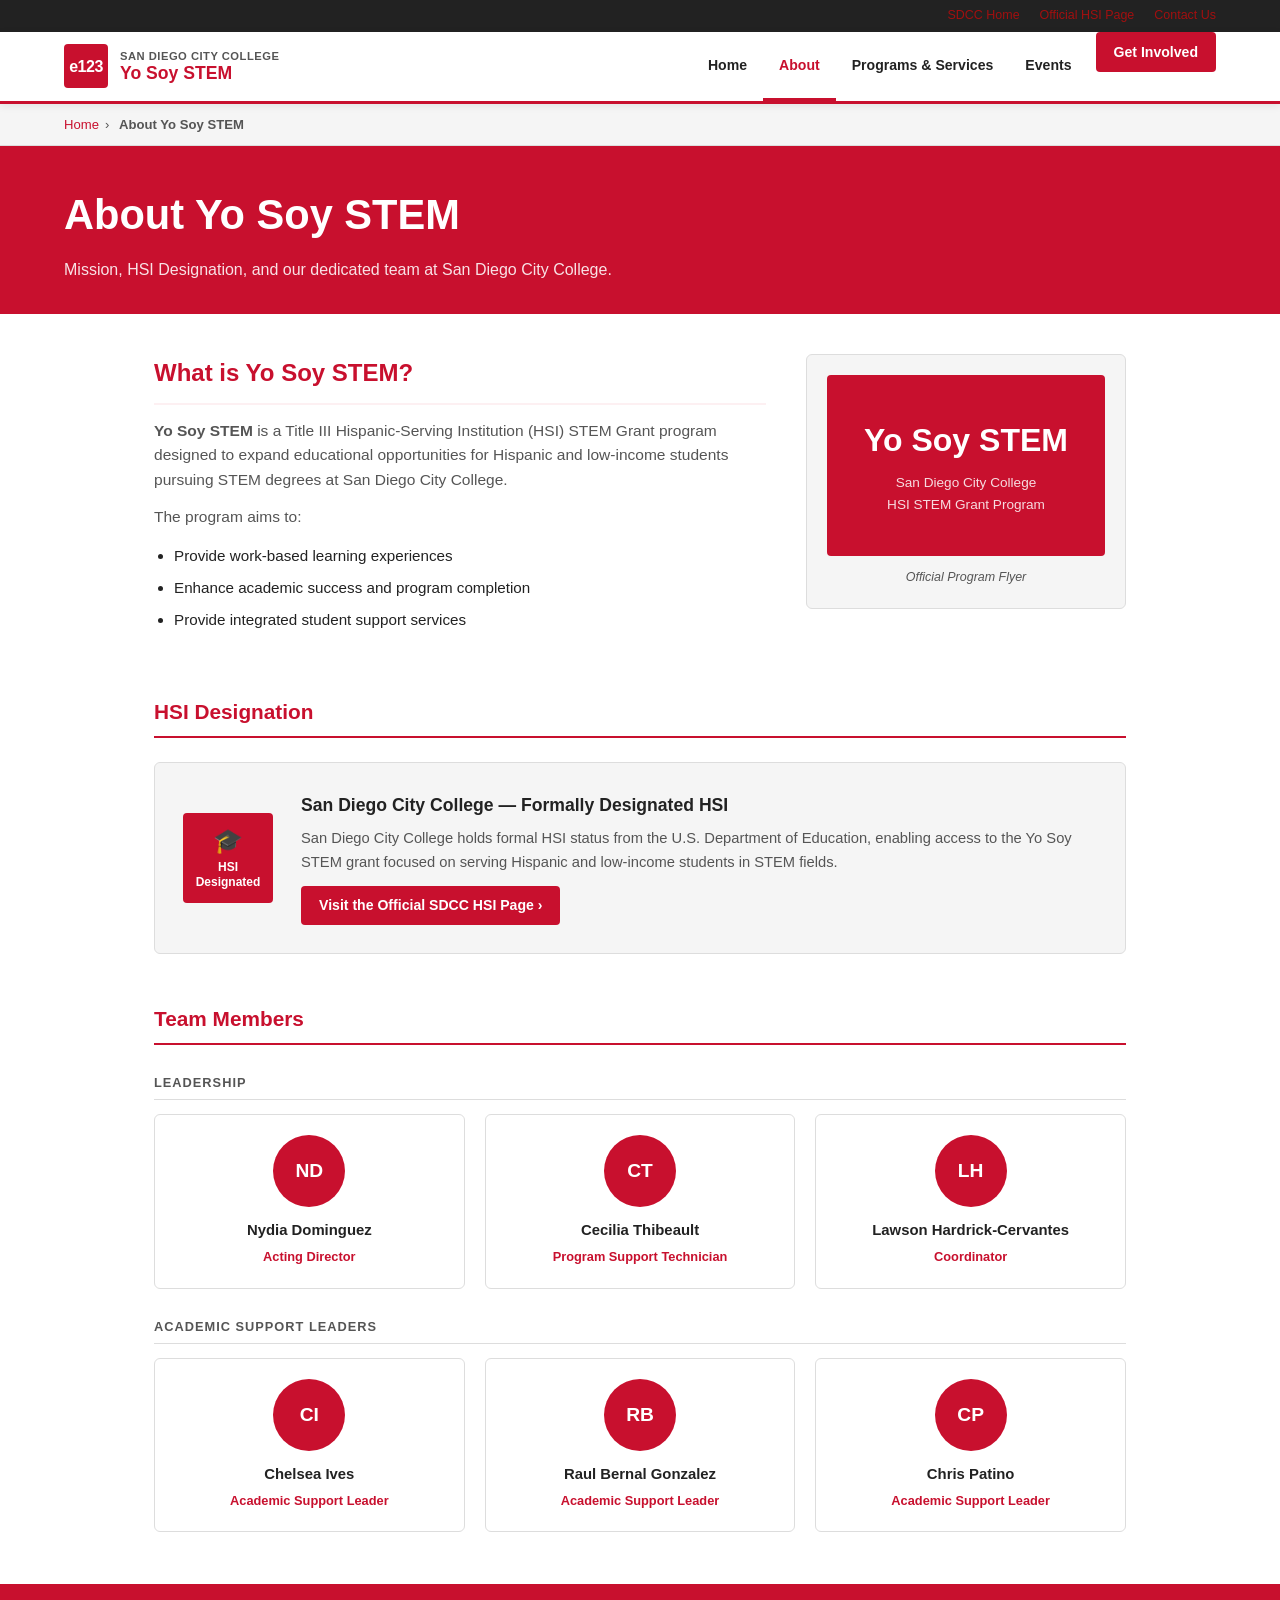
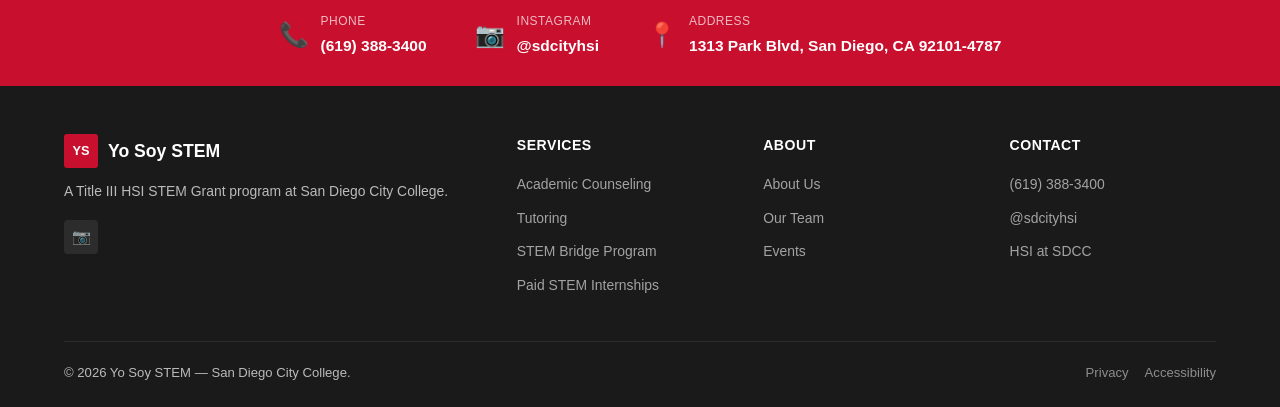
<file: about.html>
<!DOCTYPE html>
<html lang="en">
<head>
  <meta charset="UTF-8" />
  <meta name="viewport" content="width=device-width, initial-scale=1.0" />
  <title>About | Yo Soy STEM – San Diego City College</title>
  <link rel="stylesheet" href="css/styles.css" />
</head>
<body>

  <div class="top-bar">
    <a href="https://www.sdcity.edu" target="_blank" rel="noopener">SDCC Home</a>
    <a href="https://www.sdcity.edu/about/leadership/student-services/hsi.aspx" target="_blank" rel="noopener">Official HSI Page</a>
    <a href="contact.html">Contact Us</a>
  </div>

  <nav class="navbar">
    <a href="index.html" class="nav-brand">
      <div class="brand-logo">e123</div>
      <div class="brand-text">
        <span class="college">San Diego City College</span>
        <span class="program">Yo Soy STEM</span>
      </div>
    </a>
    <ul class="nav-links">
      <li><a href="index.html">Home</a></li>
      <li><a href="about.html" class="active">About</a></li>
      <li><a href="programs.html">Programs &amp; Services</a></li>
      <li><a href="events.html">Events</a></li>
      <li><a href="contact.html" class="nav-cta">Get Involved</a></li>
    </ul>
    <button class="hamburger" aria-label="Toggle navigation"><span></span><span></span><span></span></button>
  </nav>

  <div class="breadcrumb-bar">
    <a href="index.html">Home</a><span class="sep">&rsaquo;</span>
    <strong>About Yo Soy STEM</strong>
  </div>

  <div class="page-header">
    <h1>About Yo Soy STEM</h1>
    <p>Mission, HSI Designation, and our dedicated team at San Diego City College.</p>
  </div>

  <div class="page-body">

    <div class="intro-section fade-in">
      <div class="intro-text">
        <h2>What is Yo Soy STEM?</h2>
        <p>
          <strong>Yo Soy STEM</strong> is a Title III Hispanic-Serving Institution (HSI) STEM Grant
          program designed to expand educational opportunities for Hispanic and low-income students
          pursuing STEM degrees at San Diego City College.
        </p>
        <p>The program aims to:</p>
        <ul>
          <li>Provide work-based learning experiences</li>
          <li>Enhance academic success and program completion</li>
          <li>Provide integrated student support services</li>
        </ul>
      </div>
      <div class="intro-flyer">
        <div class="flyer-placeholder">
          <span class="logo-big">Yo Soy STEM</span>
          <p>San Diego City College<br>HSI STEM Grant Program</p>
        </div>
        <p class="caption">Official Program Flyer</p>
      </div>
    </div>

    <!-- HSI DESIGNATION -->
    <h2 class="section-title">HSI Designation</h2>
    <div class="hsi-section fade-in">
      <div class="hsi-badge"><span>&#127891;</span>HSI<br>Designated</div>
      <div>
        <h3>San Diego City College — Formally Designated HSI</h3>
        <p>
          San Diego City College holds formal HSI status from the U.S. Department of Education,
          enabling access to the Yo Soy STEM grant focused on serving Hispanic and low-income
          students in STEM fields.
        </p>
        <a href="https://www.sdcity.edu/about/leadership/student-services/hsi.aspx"
          target="_blank" rel="noopener" class="btn-red">
          Visit the Official SDCC HSI Page &rsaquo;
        </a>
      </div>
    </div>

    <!-- TEAM -->
    <h2 class="section-title">Team Members</h2>

    <p class="team-section-label">Leadership</p>
    <div class="team-grid fade-in">
      <div class="team-card">
        <div class="team-avatar">ND</div>
        <h4>Nydia Dominguez</h4>
        <div class="role">Acting Director</div>
      </div>
      <div class="team-card">
        <div class="team-avatar">CT</div>
        <h4>Cecilia Thibeault</h4>
        <div class="role">Program Support Technician</div>
      </div>
      <div class="team-card">
        <div class="team-avatar">LH</div>
        <h4>Lawson Hardrick-Cervantes</h4>
        <div class="role">Coordinator</div>
      </div>
    </div>

    <p class="team-section-label">Academic Support Leaders</p>
    <div class="team-grid fade-in">
      <div class="team-card">
        <div class="team-avatar">CI</div>
        <h4>Chelsea Ives</h4>
        <div class="role">Academic Support Leader</div>
      </div>
      <div class="team-card">
        <div class="team-avatar">RB</div>
        <h4>Raul Bernal Gonzalez</h4>
        <div class="role">Academic Support Leader</div>
      </div>
      <div class="team-card">
        <div class="team-avatar">CP</div>
        <h4>Chris Patino</h4>
        <div class="role">Academic Support Leader</div>
      </div>
    </div>

  </div>

  <div class="contact-strip">
    <div class="c-item"><div class="icon">&#128222;</div><div><div class="label">Phone</div><div class="value"><a href="tel:+16193883400">(619) 388-3400</a></div></div></div>
    <div class="c-item"><div class="icon">&#128247;</div><div><div class="label">Instagram</div><div class="value"><a href="https://www.instagram.com/sdcityhsi" target="_blank" rel="noopener">@sdcityhsi</a></div></div></div>
    <div class="c-item"><div class="icon">&#128205;</div><div><div class="label">Address</div><div class="value">1313 Park Blvd, San Diego, CA 92101-4787</div></div></div>
  </div>

  <footer class="footer">
    <div class="footer-grid">
      <div class="footer-brand">
        <div class="brand-name"><div class="logo-sq">YS</div>Yo Soy STEM</div>
        <p>A Title III HSI STEM Grant program at San Diego City College.</p>
        <div class="social-links"><a href="https://www.instagram.com/sdcityhsi" target="_blank" rel="noopener" class="social-link">&#128247;</a></div>
      </div>
      <div class="footer-col"><h4>Services</h4><ul>
        <li><a href="programs.html">Academic Counseling</a></li>
        <li><a href="programs.html">Tutoring</a></li>
        <li><a href="programs.html">STEM Bridge Program</a></li>
        <li><a href="programs.html">Paid STEM Internships</a></li>
      </ul></div>
      <div class="footer-col"><h4>About</h4><ul>
        <li><a href="about.html">About Us</a></li>
        <li><a href="about.html">Our Team</a></li>
        <li><a href="events.html">Events</a></li>
      </ul></div>
      <div class="footer-col"><h4>Contact</h4><ul>
        <li><a href="tel:+16193883400">(619) 388-3400</a></li>
        <li><a href="https://www.instagram.com/sdcityhsi" target="_blank" rel="noopener">@sdcityhsi</a></li>
        <li><a href="https://www.sdcity.edu/about/leadership/student-services/hsi.aspx" target="_blank" rel="noopener">HSI at SDCC</a></li>
      </ul></div>
    </div>
    <div class="footer-bottom">
      <p>&copy; 2026 Yo Soy STEM &mdash; San Diego City College.</p>
      <div style="display:flex;gap:16px;"><a href="#">Privacy</a><a href="#">Accessibility</a></div>
    </div>
  </footer>

  <script src="js/main.js"></script>
</body>
</html>
</file>
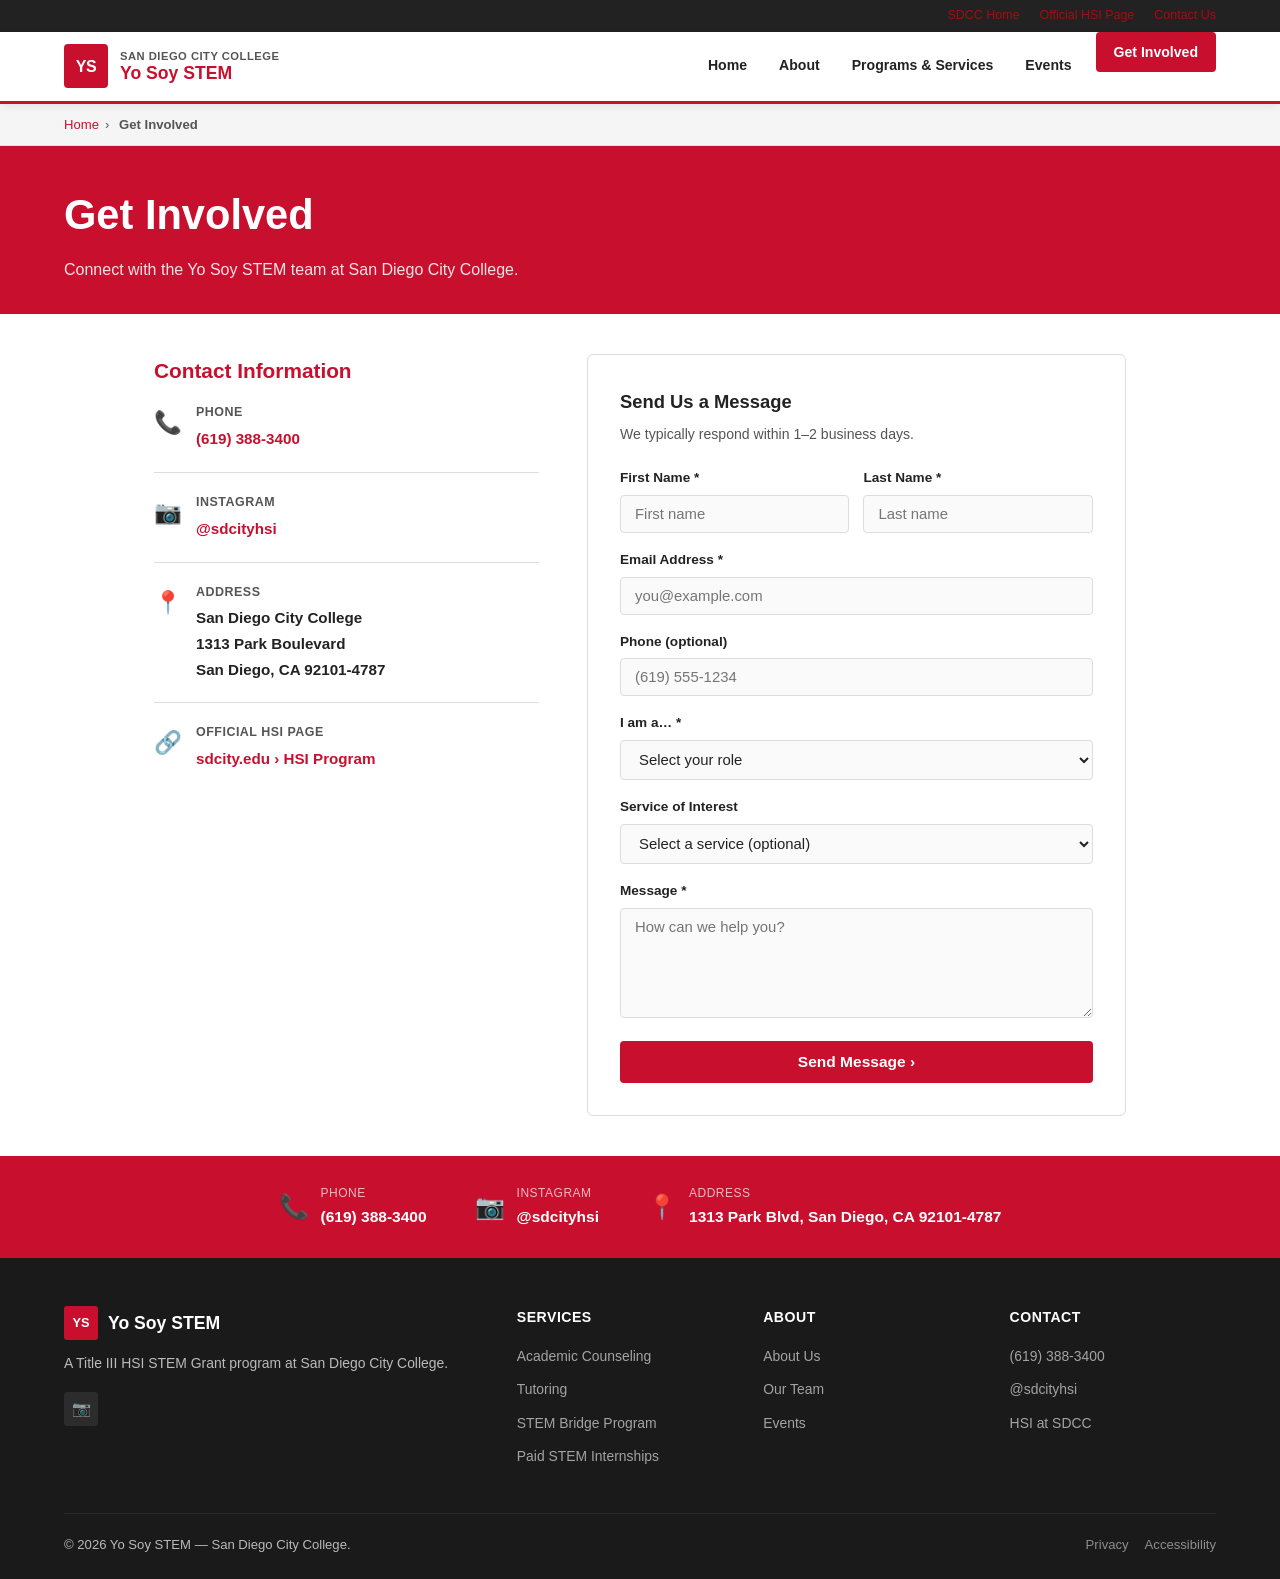
<file: contact.html>
<!DOCTYPE html>
<html lang="en">
<head>
  <meta charset="UTF-8" />
  <meta name="viewport" content="width=device-width, initial-scale=1.0" />
  <title>Yes | – San Diego City College</title>
  <link rel="stylesheet" href="css/styles.css" />
  <style>
    .contact-layout { display: grid; grid-template-columns: 1fr 1.4fr; gap: 48px; align-items: start; }
    .contact-info-box h2 { font-size: 1.3rem; font-weight: 800; color: var(--red); margin-bottom: 16px; }
    .c-detail { display: flex; gap: 14px; align-items: flex-start; margin-bottom: 20px; padding-bottom: 20px; border-bottom: 1px solid var(--border); }
    .c-detail:last-child { border-bottom: none; }
    .c-detail .ico { font-size: 1.4rem; flex-shrink: 0; margin-top: 2px; }
    .c-detail strong { font-size: 0.78rem; text-transform: uppercase; letter-spacing: 0.5px; color: var(--gray-mid); display: block; margin-bottom: 3px; }
    .c-detail span { font-size: 0.95rem; font-weight: 600; color: var(--gray-dark); }
    .form-box { background: white; border: 1px solid var(--border); border-radius: var(--radius); padding: 32px; }
    .form-box h3 { font-size: 1.15rem; font-weight: 800; margin-bottom: 6px; color: var(--gray-dark); }
    .form-box .sub { font-size: 0.88rem; color: var(--gray-mid); margin-bottom: 22px; }
    .form-row { display: grid; grid-template-columns: 1fr 1fr; gap: 14px; }
    .form-group { margin-bottom: 16px; }
    .form-group label { display: block; font-size: 0.85rem; font-weight: 600; color: var(--gray-dark); margin-bottom: 6px; }
    .form-group input, .form-group select, .form-group textarea {
      width: 100%; padding: 10px 14px; border: 1.5px solid var(--border); border-radius: 4px;
      font-size: 0.93rem; font-family: var(--font); color: var(--gray-dark); outline: none;
      background: #fafafa; transition: border-color var(--transition);
    }
    .form-group input:focus, .form-group select:focus, .form-group textarea:focus {
      border-color: var(--red); background: white;
    }
    .form-group textarea { resize: vertical; min-height: 110px; }
    .btn-submit {
      width: 100%; background: var(--red); color: white; padding: 12px;
      border: none; border-radius: 4px; font-size: 0.97rem; font-weight: 700;
      font-family: var(--font); cursor: pointer; transition: background var(--transition);
    }
    .btn-submit:hover { background: var(--red-dark); }
    @media(max-width:768px) { .contact-layout { grid-template-columns: 1fr; } .form-row { grid-template-columns: 1fr; } }
  </style>
</head>
<body>

  <div class="top-bar">
    <a href="https://www.sdcity.edu" target="_blank" rel="noopener">SDCC Home</a>
    <a href="https://www.sdcity.edu/about/leadership/student-services/hsi.aspx" target="_blank" rel="noopener">Official HSI Page</a>
    <a href="contact.html">Contact Us</a>
  </div>

  <nav class="navbar">
    <a href="index.html" class="nav-brand">
      <div class="brand-logo">YS</div>
      <div class="brand-text">
        <span class="college">San Diego City College</span>
        <span class="program">Yo Soy STEM</span>
      </div>
    </a>
    <ul class="nav-links">
      <li><a href="index.html">Home</a></li>
      <li><a href="about.html">About</a></li>
      <li><a href="programs.html">Programs &amp; Services</a></li>
      <li><a href="events.html">Events</a></li>
      <li><a href="contact.html" class="nav-cta active">Get Involved</a></li>
    </ul>
    <button class="hamburger" aria-label="Toggle navigation"><span></span><span></span><span></span></button>
  </nav>

  <div class="breadcrumb-bar">
    <a href="index.html">Home</a><span class="sep">&rsaquo;</span>
    <strong>Get Involved</strong>
  </div>

  <div class="page-header">
    <h1>Get Involved</h1>
    <p>Connect with the Yo Soy STEM team at San Diego City College.</p>
  </div>

  <div class="page-body">
    <div class="contact-layout">

      <div class="contact-info-box fade-in">
        <h2>Contact Information</h2>
        <div class="c-detail">
          <div class="ico">&#128222;</div>
          <div>
            <strong>Phone</strong>
            <span><a href="tel:+16193883400">(619) 388-3400</a></span>
          </div>
        </div>
        <div class="c-detail">
          <div class="ico">&#128247;</div>
          <div>
            <strong>Instagram</strong>
            <span><a href="https://www.instagram.com/sdcityhsi" target="_blank" rel="noopener">@sdcityhsi</a></span>
          </div>
        </div>
        <div class="c-detail">
          <div class="ico">&#128205;</div>
          <div>
            <strong>Address</strong>
            <span>San Diego City College<br>1313 Park Boulevard<br>San Diego, CA 92101-4787</span>
          </div>
        </div>
        <div class="c-detail">
          <div class="ico">&#128279;</div>
          <div>
            <strong>Official HSI Page</strong>
            <span>
              <a href="https://www.sdcity.edu/about/leadership/student-services/hsi.aspx"
                target="_blank" rel="noopener">
                sdcity.edu &rsaquo; HSI Program
              </a>
            </span>
          </div>
        </div>
      </div>

      <div class="form-box fade-in">
        <h3>Send Us a Message</h3>
        <p class="sub">We typically respond within 1–2 business days.</p>

        <form id="contactForm" novalidate>
          <div class="form-row">
            <div class="form-group">
              <label for="firstName">First Name *</label>
              <input type="text" id="firstName" placeholder="First name" required />
            </div>
            <div class="form-group">
              <label for="lastName">Last Name *</label>
              <input type="text" id="lastName" placeholder="Last name" required />
            </div>
          </div>
          <div class="form-group">
            <label for="email">Email Address *</label>
            <input type="email" id="email" placeholder="you@example.com" required />
          </div>
          <div class="form-group">
            <label for="phone">Phone (optional)</label>
            <input type="tel" id="phone" placeholder="(619) 555-1234" />
          </div>
          <div class="form-group">
            <label for="role">I am a… *</label>
            <select id="role" required>
              <option value="" disabled selected>Select your role</option>
              <option>Current SDCC Student</option>
              <option>Prospective Student</option>
              <option>Faculty / Staff</option>
              <option>Community Member</option>
              <option>Other</option>
            </select>
          </div>
          <div class="form-group">
            <label for="interest">Service of Interest</label>
            <select id="interest">
              <option value="" disabled selected>Select a service (optional)</option>
              <option>Academic Counseling</option>
              <option>Tutoring</option>
              <option>STEM Bridge Program</option>
              <option>Paid STEM Internships</option>
              <option>Professional Development</option>
              <option>General Inquiry</option>
            </select>
          </div>
          <div class="form-group">
            <label for="message">Message *</label>
            <textarea id="message" placeholder="How can we help you?" required></textarea>
          </div>
          <button type="submit" class="btn-submit">Send Message &rsaquo;</button>
        </form>

        <div id="formSuccess" style="display:none; text-align:center; padding:28px;">
          <div style="font-size:2.5rem; margin-bottom:10px;">&#10004;&#65039;</div>
          <h3 style="font-weight:800; color:var(--red); margin-bottom:8px;">Message Sent!</h3>
          <p style="color:var(--gray-mid);">The Yo Soy STEM team will be in touch within 1–2 business days.</p>
        </div>
      </div>

    </div>
  </div>

  <div class="contact-strip">
    <div class="c-item"><div class="icon">&#128222;</div><div><div class="label">Phone</div><div class="value"><a href="tel:+16193883400">(619) 388-3400</a></div></div></div>
    <div class="c-item"><div class="icon">&#128247;</div><div><div class="label">Instagram</div><div class="value"><a href="https://www.instagram.com/sdcityhsi" target="_blank" rel="noopener">@sdcityhsi</a></div></div></div>
    <div class="c-item"><div class="icon">&#128205;</div><div><div class="label">Address</div><div class="value">1313 Park Blvd, San Diego, CA 92101-4787</div></div></div>
  </div>

  <footer class="footer">
    <div class="footer-grid">
      <div class="footer-brand">
        <div class="brand-name"><div class="logo-sq">YS</div>Yo Soy STEM</div>
        <p>A Title III HSI STEM Grant program at San Diego City College.</p>
        <div class="social-links"><a href="https://www.instagram.com/sdcityhsi" target="_blank" rel="noopener" class="social-link">&#128247;</a></div>
      </div>
      <div class="footer-col"><h4>Services</h4><ul>
        <li><a href="programs.html">Academic Counseling</a></li>
        <li><a href="programs.html">Tutoring</a></li>
        <li><a href="programs.html">STEM Bridge Program</a></li>
        <li><a href="programs.html">Paid STEM Internships</a></li>
      </ul></div>
      <div class="footer-col"><h4>About</h4><ul>
        <li><a href="about.html">About Us</a></li>
        <li><a href="about.html">Our Team</a></li>
        <li><a href="events.html">Events</a></li>
      </ul></div>
      <div class="footer-col"><h4>Contact</h4><ul>
        <li><a href="tel:+16193883400">(619) 388-3400</a></li>
        <li><a href="https://www.instagram.com/sdcityhsi" target="_blank" rel="noopener">@sdcityhsi</a></li>
        <li><a href="https://www.sdcity.edu/about/leadership/student-services/hsi.aspx" target="_blank" rel="noopener">HSI at SDCC</a></li>
      </ul></div>
    </div>
    <div class="footer-bottom">
      <p>&copy; 2026 Yo Soy STEM &mdash; San Diego City College.</p>
      <div style="display:flex;gap:16px;"><a href="#">Privacy</a><a href="#">Accessibility</a></div>
    </div>
  </footer>

  <script src="js/main.js"></script>
</body>
</html>
</file>
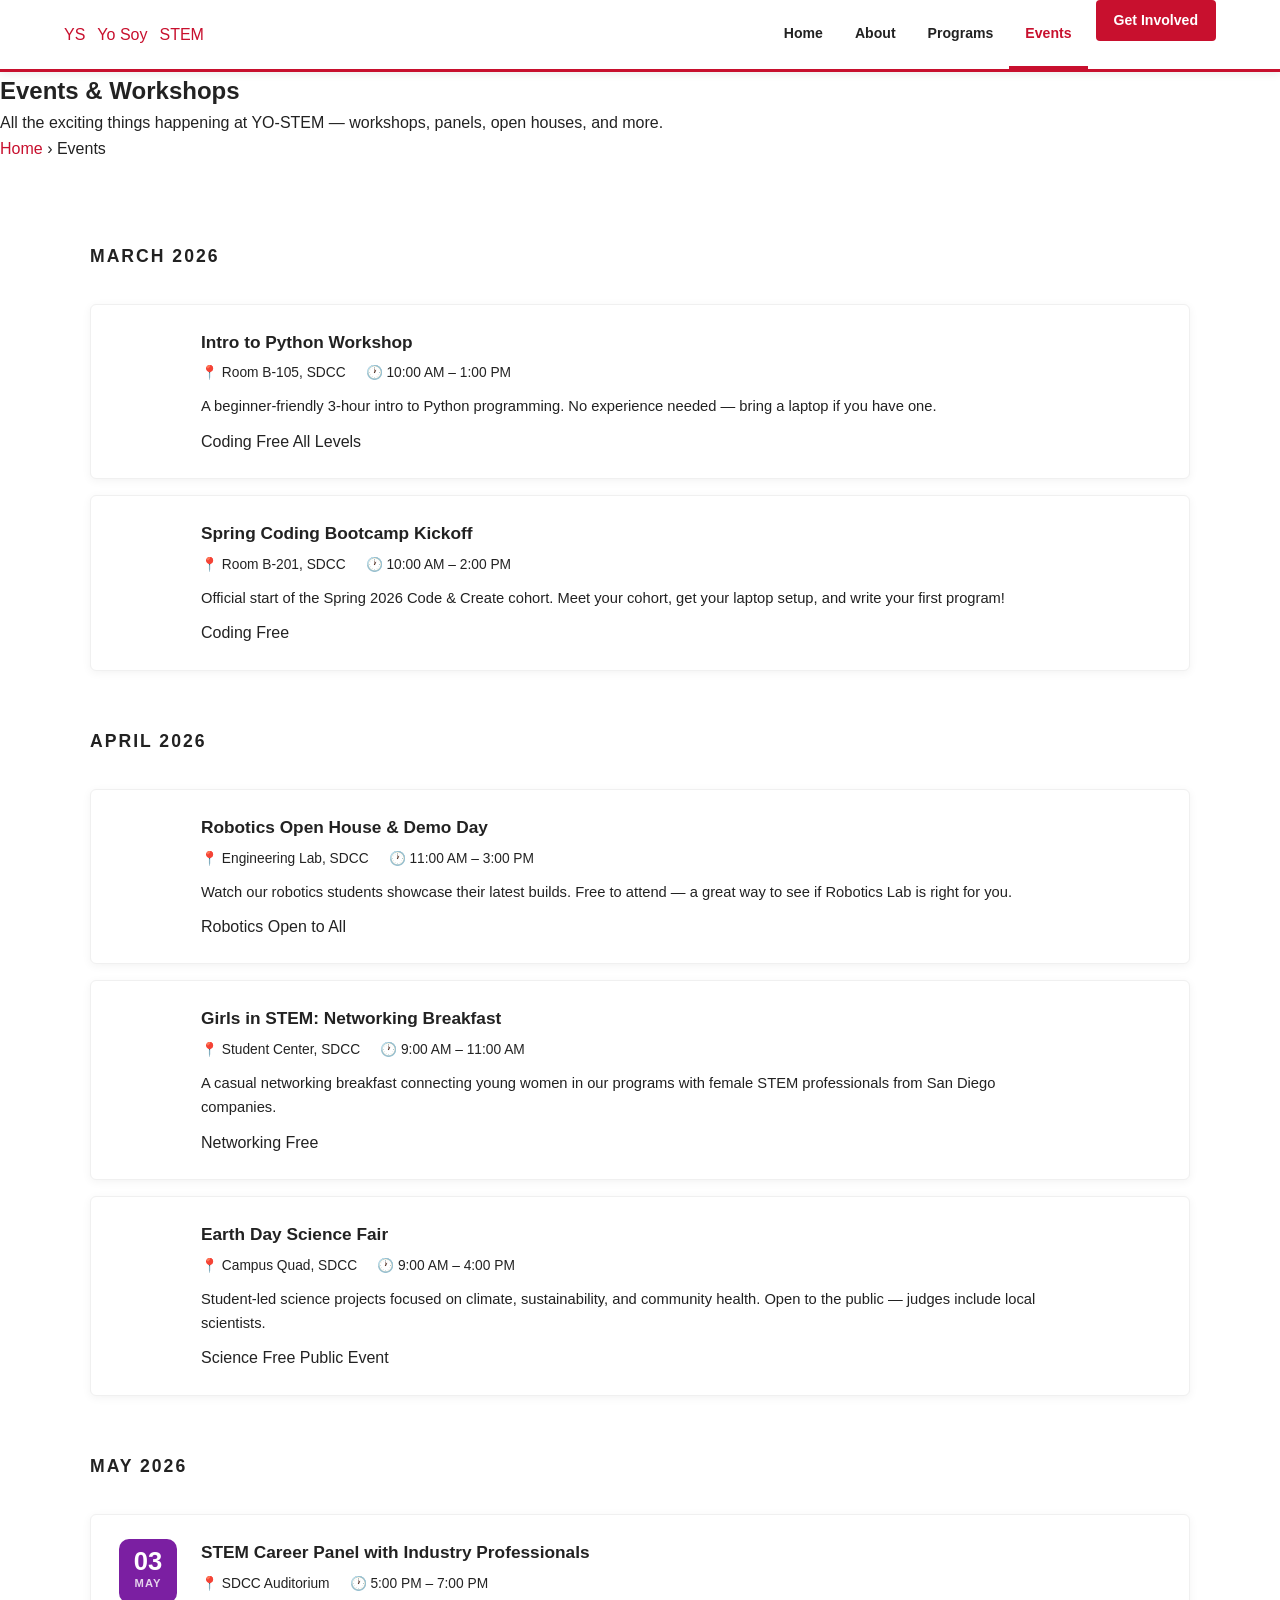
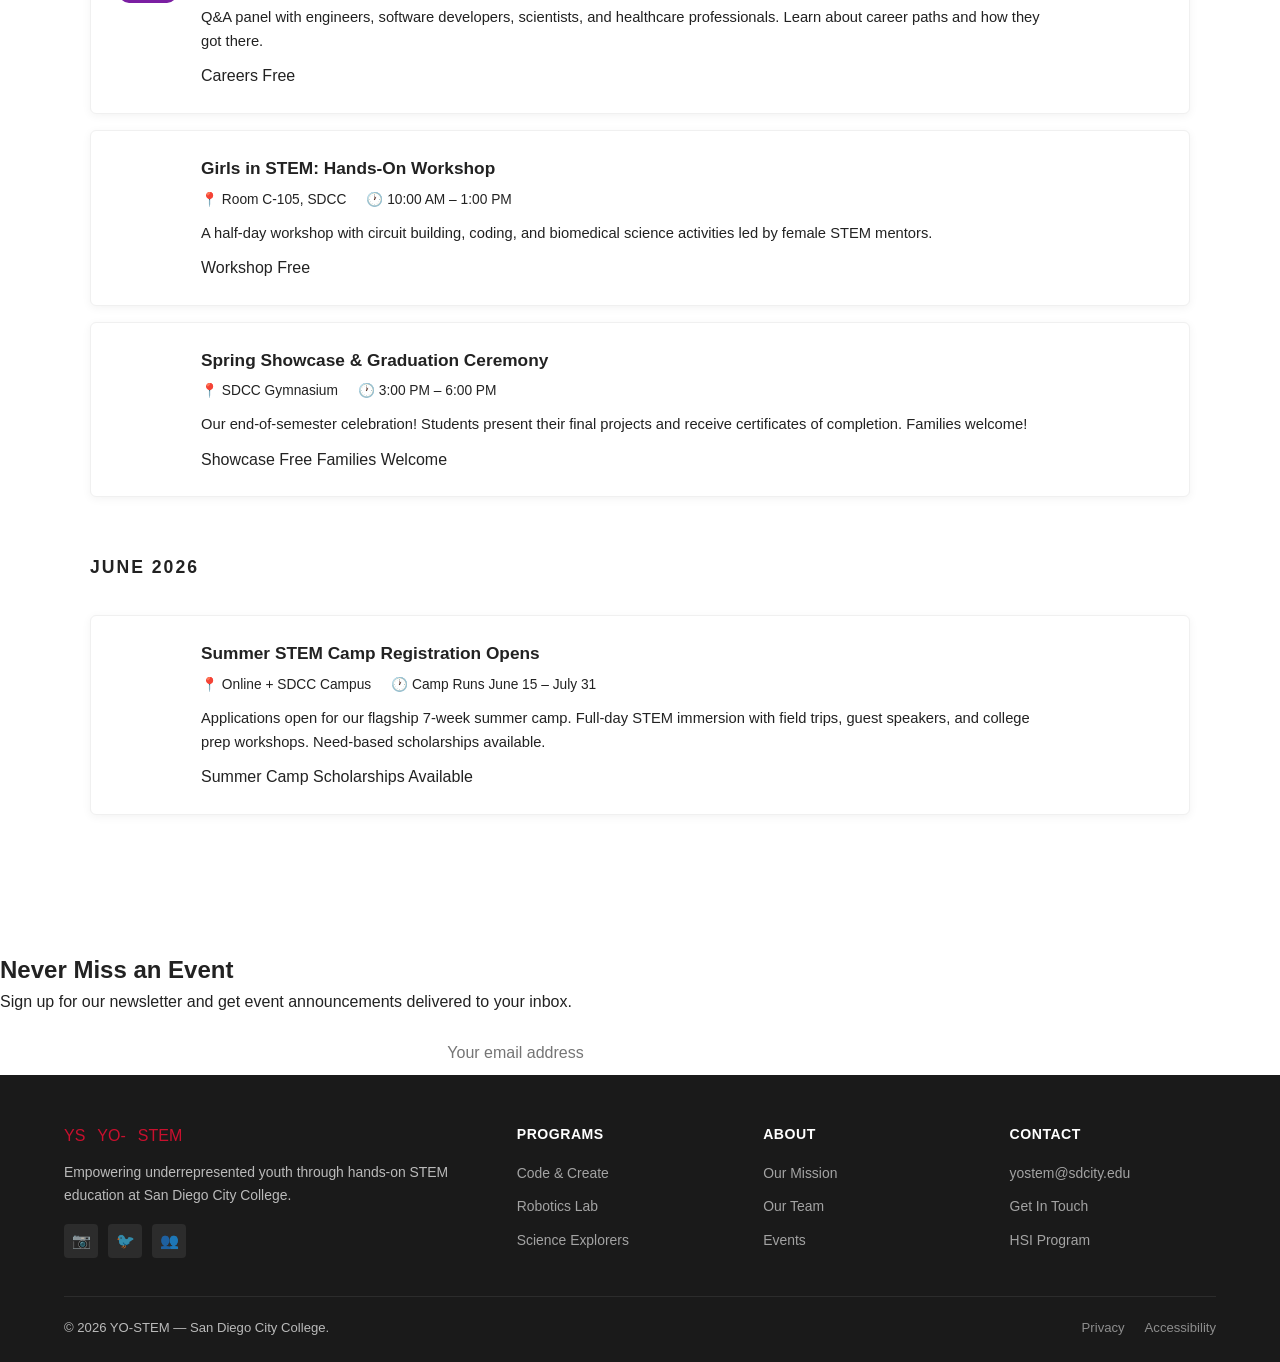
<file: events.html>
<!DOCTYPE html>
<html lang="en">
<head>
  <meta charset="UTF-8" />
  <meta name="viewport" content="width=device-width, initial-scale=1.0" />
  <title>Events | YO-STEM</title>
  <meta name="description" content="Find upcoming YO-STEM workshops, career panels, open houses, and STEM events at San Diego City College." />
  <link rel="stylesheet" href="css/styles.css" />
  <style>
    .events-full { padding: 80px 5%; background: white; }
    .month-group { max-width: 1100px; margin: 0 auto 56px; }
    .month-label {
      font-size: 1.1rem; font-weight: 800; color: var(--primary);
      text-transform: uppercase; letter-spacing: 2px;
      border-bottom: 2px solid var(--light);
      padding-bottom: 10px; margin-bottom: 24px;
    }
    .event-row {
      display: flex; gap: 24px; align-items: flex-start;
      background: white; border: 1.5px solid #f0f0f0;
      border-radius: var(--radius); padding: 24px 28px;
      margin-bottom: 16px;
      transition: box-shadow var(--transition), transform var(--transition);
      box-shadow: 0 2px 10px rgba(0,0,0,0.05);
    }
    .event-row:hover { box-shadow: var(--shadow); transform: translateY(-2px); }
    .event-row-date {
      background: var(--primary); border-radius: 10px;
      padding: 10px 14px; text-align: center; flex-shrink: 0; min-width: 58px;
    }
    .event-row-date .day { font-size: 1.6rem; font-weight: 900; color: white; line-height: 1; }
    .event-row-date .month { font-size: 0.7rem; font-weight: 700; color: rgba(255,255,255,0.8); text-transform: uppercase; letter-spacing: 1px; }
    .event-row-body { flex: 1; }
    .event-row-body h3 { font-size: 1.08rem; font-weight: 700; color: var(--dark); margin-bottom: 6px; }
    .event-row-body .meta { display:flex; gap:20px; flex-wrap:wrap; font-size:0.86rem; color:var(--gray); margin-bottom:10px; }
    .event-row-body .meta span { display:flex; align-items:center; gap:5px; font-weight:500; }
    .event-row-body p { font-size: 0.92rem; color: var(--gray); line-height: 1.65; }
    .event-row-action { flex-shrink: 0; display:flex; align-items:center; }
    .btn-register {
      background: var(--primary); color: white;
      padding: 10px 22px; border-radius: 50px;
      font-size: 0.88rem; font-weight: 700;
      transition: background var(--transition);
    }
    .btn-register:hover { background: var(--secondary); }
    @media(max-width:640px) {
      .event-row { flex-wrap:wrap; }
      .event-row-action { width:100%; }
      .btn-register { width:100%; text-align:center; display:block; }
    }
  </style>
</head>
<body>

  <nav class="navbar">
    <a href="index.html" class="nav-brand">
      <div class="logo-icon">YS</div>
      Yo Soy <span>STEM</span>
    </a>
    <ul class="nav-links">
      <li><a href="index.html">Home</a></li>
      <li><a href="about.html">About</a></li>
      <li><a href="programs.html">Programs</a></li>
      <li><a href="events.html">Events</a></li>
      <li><a href="contact.html" class="nav-cta">Get Involved</a></li>
    </ul>
    <button class="hamburger" aria-label="Toggle navigation">
      <span></span><span></span><span></span>
    </button>
  </nav>

  <section class="page-hero">
    <h1>Events &amp; Workshops</h1>
    <p>All the exciting things happening at YO-STEM — workshops, panels, open houses, and more.</p>
    <div class="breadcrumb">
      <a href="index.html">Home</a>
      <span>&rsaquo;</span>
      <span class="current">Events</span>
    </div>
  </section>

  <section class="events-full">

    <!-- MARCH -->
    <div class="month-group">
      <div class="month-label">March 2026</div>

      <div class="event-row fade-in">
        <div class="event-row-date"><div class="day">16</div><div class="month">Mar</div></div>
        <div class="event-row-body">
          <h3>Intro to Python Workshop</h3>
          <div class="meta">
            <span>&#128205; Room B-105, SDCC</span>
            <span>&#128336; 10:00 AM – 1:00 PM</span>
          </div>
          <p>A beginner-friendly 3-hour intro to Python programming. No experience needed — bring a laptop if you have one.</p>
          <div class="event-tags" style="margin-top:10px;">
            <span class="event-tag tag-blue">Coding</span>
            <span class="event-tag tag-green">Free</span>
            <span class="event-tag tag-green">All Levels</span>
          </div>
        </div>
        <div class="event-row-action">
          <a href="contact.html" class="btn-register">Register</a>
        </div>
      </div>

      <div class="event-row fade-in">
        <div class="event-row-date" style="background:var(--green);"><div class="day">22</div><div class="month">Mar</div></div>
        <div class="event-row-body">
          <h3>Spring Coding Bootcamp Kickoff</h3>
          <div class="meta">
            <span>&#128205; Room B-201, SDCC</span>
            <span>&#128336; 10:00 AM – 2:00 PM</span>
          </div>
          <p>Official start of the Spring 2026 Code &amp; Create cohort. Meet your cohort, get your laptop setup, and write your first program!</p>
          <div class="event-tags" style="margin-top:10px;">
            <span class="event-tag tag-blue">Coding</span>
            <span class="event-tag tag-green">Free</span>
          </div>
        </div>
        <div class="event-row-action">
          <a href="contact.html" class="btn-register">Register</a>
        </div>
      </div>
    </div>

    <!-- APRIL -->
    <div class="month-group">
      <div class="month-label">April 2026</div>

      <div class="event-row fade-in">
        <div class="event-row-date" style="background:var(--accent);"><div class="day">05</div><div class="month">Apr</div></div>
        <div class="event-row-body">
          <h3>Robotics Open House &amp; Demo Day</h3>
          <div class="meta">
            <span>&#128205; Engineering Lab, SDCC</span>
            <span>&#128336; 11:00 AM – 3:00 PM</span>
          </div>
          <p>Watch our robotics students showcase their latest builds. Free to attend — a great way to see if Robotics Lab is right for you.</p>
          <div class="event-tags" style="margin-top:10px;">
            <span class="event-tag tag-orange">Robotics</span>
            <span class="event-tag tag-green">Open to All</span>
          </div>
        </div>
        <div class="event-row-action">
          <a href="contact.html" class="btn-register">RSVP</a>
        </div>
      </div>

      <div class="event-row fade-in">
        <div class="event-row-date"><div class="day">12</div><div class="month">Apr</div></div>
        <div class="event-row-body">
          <h3>Girls in STEM: Networking Breakfast</h3>
          <div class="meta">
            <span>&#128205; Student Center, SDCC</span>
            <span>&#128336; 9:00 AM – 11:00 AM</span>
          </div>
          <p>A casual networking breakfast connecting young women in our programs with female STEM professionals from San Diego companies.</p>
          <div class="event-tags" style="margin-top:10px;">
            <span class="event-tag tag-blue">Networking</span>
            <span class="event-tag tag-green">Free</span>
          </div>
        </div>
        <div class="event-row-action">
          <a href="contact.html" class="btn-register">Register</a>
        </div>
      </div>

      <div class="event-row fade-in">
        <div class="event-row-date" style="background:var(--green);"><div class="day">19</div><div class="month">Apr</div></div>
        <div class="event-row-body">
          <h3>Earth Day Science Fair</h3>
          <div class="meta">
            <span>&#128205; Campus Quad, SDCC</span>
            <span>&#128336; 9:00 AM – 4:00 PM</span>
          </div>
          <p>Student-led science projects focused on climate, sustainability, and community health. Open to the public — judges include local scientists.</p>
          <div class="event-tags" style="margin-top:10px;">
            <span class="event-tag tag-green">Science</span>
            <span class="event-tag tag-green">Free</span>
            <span class="event-tag tag-green">Public Event</span>
          </div>
        </div>
        <div class="event-row-action">
          <a href="contact.html" class="btn-register">Join</a>
        </div>
      </div>
    </div>

    <!-- MAY -->
    <div class="month-group">
      <div class="month-label">May 2026</div>

      <div class="event-row fade-in">
        <div class="event-row-date" style="background:#7b1fa2;"><div class="day">03</div><div class="month">May</div></div>
        <div class="event-row-body">
          <h3>STEM Career Panel with Industry Professionals</h3>
          <div class="meta">
            <span>&#128205; SDCC Auditorium</span>
            <span>&#128336; 5:00 PM – 7:00 PM</span>
          </div>
          <p>Q&amp;A panel with engineers, software developers, scientists, and healthcare professionals. Learn about career paths and how they got there.</p>
          <div class="event-tags" style="margin-top:10px;">
            <span class="event-tag tag-blue">Careers</span>
            <span class="event-tag tag-green">Free</span>
          </div>
        </div>
        <div class="event-row-action">
          <a href="contact.html" class="btn-register">RSVP</a>
        </div>
      </div>

      <div class="event-row fade-in">
        <div class="event-row-date"><div class="day">17</div><div class="month">May</div></div>
        <div class="event-row-body">
          <h3>Girls in STEM: Hands-On Workshop</h3>
          <div class="meta">
            <span>&#128205; Room C-105, SDCC</span>
            <span>&#128336; 10:00 AM – 1:00 PM</span>
          </div>
          <p>A half-day workshop with circuit building, coding, and biomedical science activities led by female STEM mentors.</p>
          <div class="event-tags" style="margin-top:10px;">
            <span class="event-tag tag-orange">Workshop</span>
            <span class="event-tag tag-green">Free</span>
          </div>
        </div>
        <div class="event-row-action">
          <a href="contact.html" class="btn-register">Register</a>
        </div>
      </div>

      <div class="event-row fade-in">
        <div class="event-row-date" style="background:var(--accent);"><div class="day">30</div><div class="month">May</div></div>
        <div class="event-row-body">
          <h3>Spring Showcase &amp; Graduation Ceremony</h3>
          <div class="meta">
            <span>&#128205; SDCC Gymnasium</span>
            <span>&#128336; 3:00 PM – 6:00 PM</span>
          </div>
          <p>Our end-of-semester celebration! Students present their final projects and receive certificates of completion. Families welcome!</p>
          <div class="event-tags" style="margin-top:10px;">
            <span class="event-tag tag-orange">Showcase</span>
            <span class="event-tag tag-green">Free</span>
            <span class="event-tag tag-green">Families Welcome</span>
          </div>
        </div>
        <div class="event-row-action">
          <a href="contact.html" class="btn-register">RSVP</a>
        </div>
      </div>
    </div>

    <!-- JUNE -->
    <div class="month-group">
      <div class="month-label">June 2026</div>
      <div class="event-row fade-in">
        <div class="event-row-date" style="background:var(--green);"><div class="day">07</div><div class="month">Jun</div></div>
        <div class="event-row-body">
          <h3>Summer STEM Camp Registration Opens</h3>
          <div class="meta">
            <span>&#128205; Online + SDCC Campus</span>
            <span>&#128336; Camp Runs June 15 – July 31</span>
          </div>
          <p>Applications open for our flagship 7-week summer camp. Full-day STEM immersion with field trips, guest speakers, and college prep workshops. Need-based scholarships available.</p>
          <div class="event-tags" style="margin-top:10px;">
            <span class="event-tag tag-blue">Summer Camp</span>
            <span class="event-tag tag-green">Scholarships Available</span>
          </div>
        </div>
        <div class="event-row-action">
          <a href="contact.html" class="btn-register">Apply</a>
        </div>
      </div>
    </div>

  </section>

  <section class="cta-banner">
    <h2>Never Miss an Event</h2>
    <p>Sign up for our newsletter and get event announcements delivered to your inbox.</p>
    <form id="newsletterForm" style="display:flex; gap:12px; justify-content:center; flex-wrap:wrap; margin-top:16px; position:relative; z-index:1;">
      <input type="email" placeholder="Your email address" required
        style="padding:13px 20px; border-radius:50px; border:none; font-size:1rem; min-width:280px; outline:none; font-family:var(--font);" />
      <button type="submit"
        style="padding:13px 28px; background:var(--accent); color:white; border:none; border-radius:50px; font-size:1rem; font-weight:700; cursor:pointer; font-family:var(--font); transition:background 0.2s;">
        Subscribe
      </button>
    </form>
  </section>

  <footer class="footer">
    <div class="footer-grid">
      <div class="footer-brand">
        <a href="index.html" class="nav-brand"><div class="logo-icon">YS</div>YO-<span>STEM</span></a>
        <p>Empowering underrepresented youth through hands-on STEM education at San Diego City College.</p>
        <div class="social-links">
          <a href="#" class="social-link">&#128247;</a>
          <a href="#" class="social-link">&#128038;</a>
          <a href="#" class="social-link">&#128101;</a>
        </div>
      </div>
      <div class="footer-col"><h4>Programs</h4><ul>
        <li><a href="programs.html">Code &amp; Create</a></li>
        <li><a href="programs.html">Robotics Lab</a></li>
        <li><a href="programs.html">Science Explorers</a></li>
      </ul></div>
      <div class="footer-col"><h4>About</h4><ul>
        <li><a href="about.html">Our Mission</a></li>
        <li><a href="about.html">Our Team</a></li>
        <li><a href="events.html">Events</a></li>
      </ul></div>
      <div class="footer-col"><h4>Contact</h4><ul>
        <li><a href="mailto:yostem@sdcity.edu">yostem@sdcity.edu</a></li>
        <li><a href="contact.html">Get In Touch</a></li>
        <li><a href="https://www.sdcity.edu/about/leadership/student-services/hsi.aspx" target="_blank" rel="noopener">HSI Program</a></li>
      </ul></div>
    </div>
    <div class="footer-bottom">
      <p>&copy; 2026 YO-STEM &mdash; San Diego City College.</p>
      <div style="display:flex; gap:20px;"><a href="#">Privacy</a><a href="#">Accessibility</a></div>
    </div>
  </footer>

  <script src="js/main.js"></script>
</body>
</html>
</file>
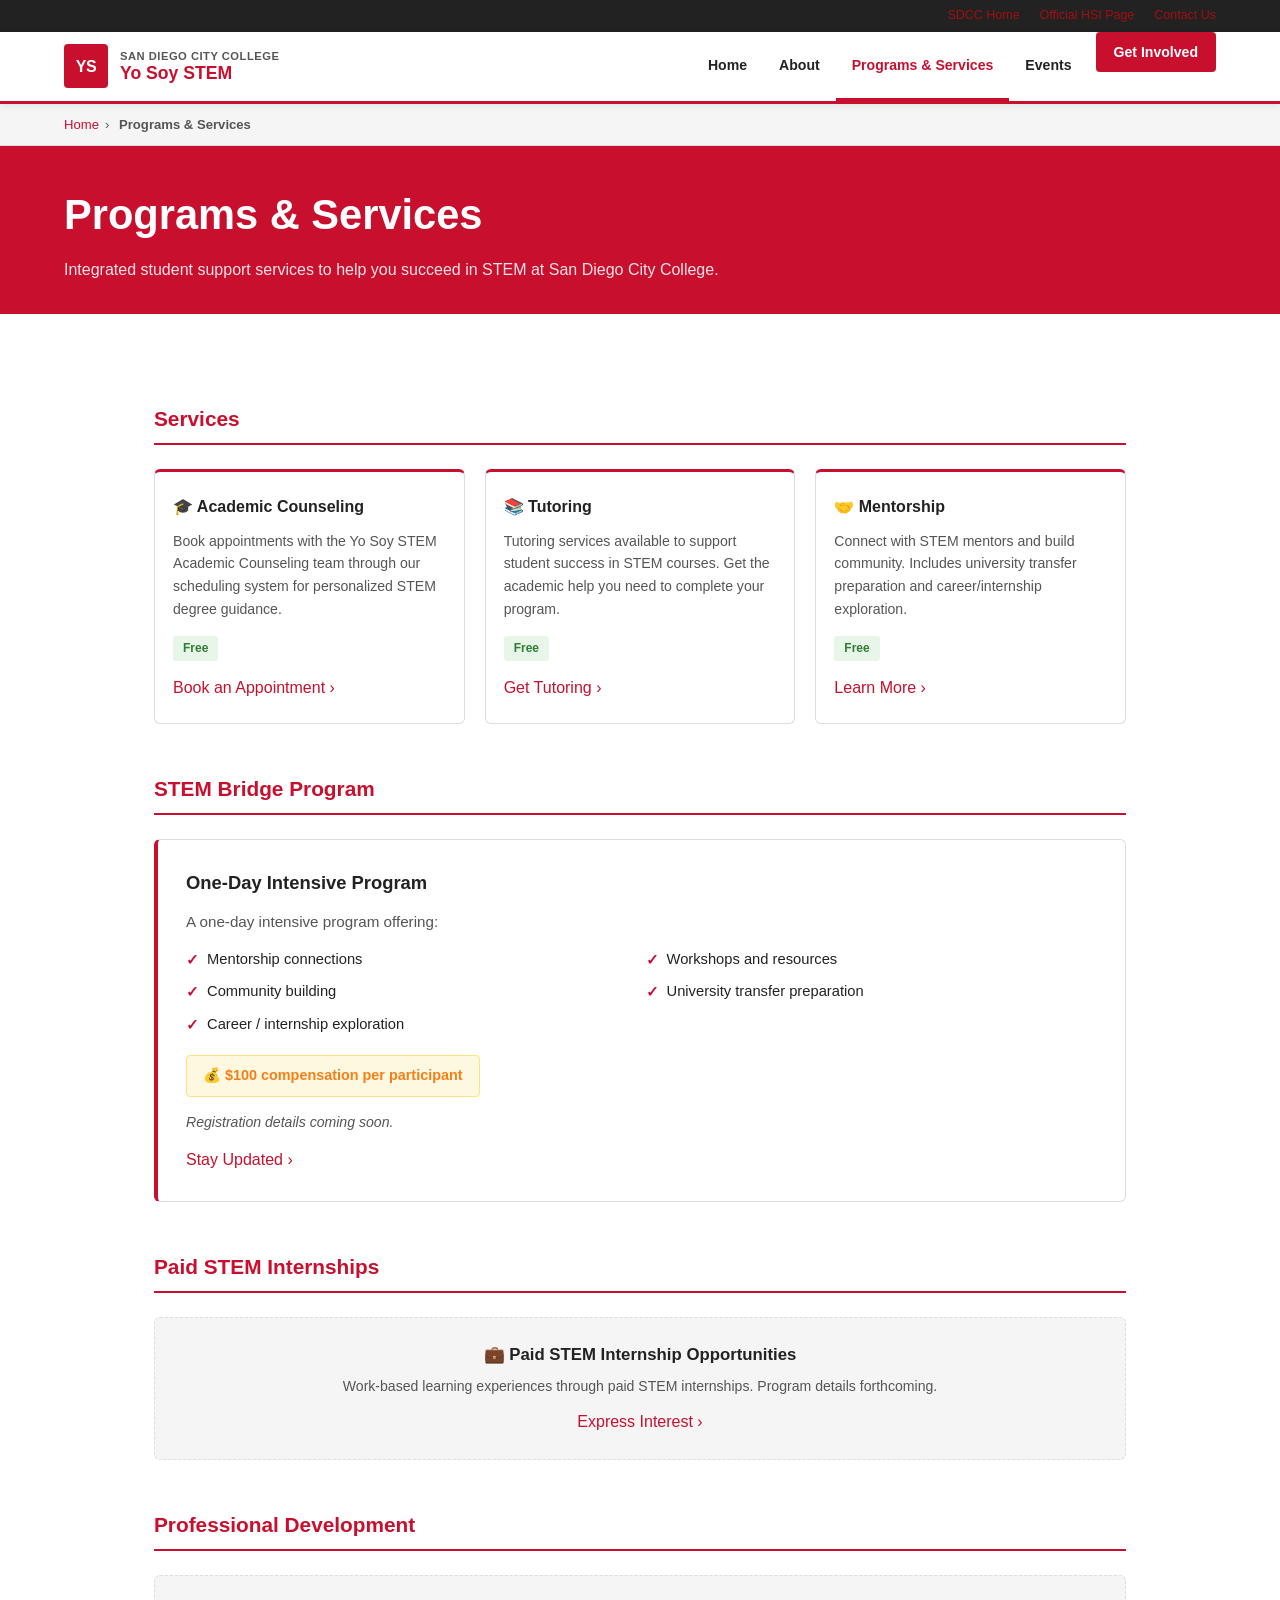
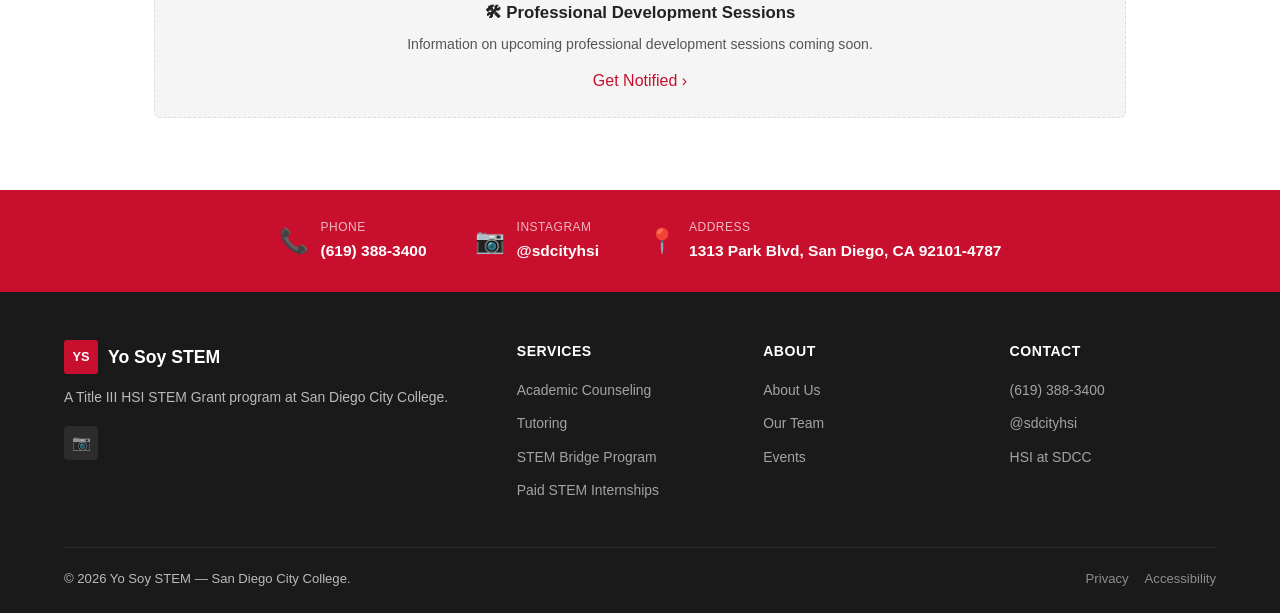
<file: programs.html>
<!DOCTYPE html>
<html lang="en">
<head>
  <meta charset="UTF-8" />
  <meta name="viewport" content="width=device-width, initial-scale=1.0" />
  <title>Programs &amp; Services | Yo Soy STEM – San Diego City College</title>
  <link rel="stylesheet" href="css/styles.css" />
</head>
<body>

  <div class="top-bar">
    <a href="https://www.sdcity.edu" target="_blank" rel="noopener">SDCC Home</a>
    <a href="https://www.sdcity.edu/about/leadership/student-services/hsi.aspx" target="_blank" rel="noopener">Official HSI Page</a>
    <a href="contact.html">Contact Us</a>
  </div>

  <nav class="navbar">
    <a href="index.html" class="nav-brand">
      <div class="brand-logo">YS</div>
      <div class="brand-text">
        <span class="college">San Diego City College</span>
        <span class="program">Yo Soy STEM</span>
      </div>
    </a>
    <ul class="nav-links">
      <li><a href="index.html">Home</a></li>
      <li><a href="about.html">About</a></li>
      <li><a href="programs.html" class="active">Programs &amp; Services</a></li>
      <li><a href="events.html">Events</a></li>
      <li><a href="contact.html" class="nav-cta">Get Involved</a></li>
    </ul>
    <button class="hamburger" aria-label="Toggle navigation"><span></span><span></span><span></span></button>
  </nav>

  <div class="breadcrumb-bar">
    <a href="index.html">Home</a><span class="sep">&rsaquo;</span>
    <strong>Programs &amp; Services</strong>
  </div>

  <div class="page-header">
    <h1>Programs &amp; Services</h1>
    <p>Integrated student support services to help you succeed in STEM at San Diego City College.</p>
  </div>

  <div class="page-body">

    <!-- SERVICES -->
    <h2 class="section-title">Services</h2>
    <div class="services-grid">
      <div class="service-card fade-in">
        <h3>&#127891; Academic Counseling</h3>
        <p>Book appointments with the Yo Soy STEM Academic Counseling team through our scheduling system for personalized STEM degree guidance.</p>
        <span class="badge badge-green">Free</span>
        <div style="margin-top:14px;"><a href="contact.html">Book an Appointment &rsaquo;</a></div>
      </div>
      <div class="service-card fade-in">
        <h3>&#128218; Tutoring</h3>
        <p>Tutoring services available to support student success in STEM courses. Get the academic help you need to complete your program.</p>
        <span class="badge badge-green">Free</span>
        <div style="margin-top:14px;"><a href="contact.html">Get Tutoring &rsaquo;</a></div>
      </div>
      <div class="service-card fade-in">
        <h3>&#129309; Mentorship</h3>
        <p>Connect with STEM mentors and build community. Includes university transfer preparation and career/internship exploration.</p>
        <span class="badge badge-green">Free</span>
        <div style="margin-top:14px;"><a href="contact.html">Learn More &rsaquo;</a></div>
      </div>
    </div>

    <!-- STEM BRIDGE -->
    <h2 class="section-title">STEM Bridge Program</h2>
    <div class="bridge-section fade-in">
      <h3>One-Day Intensive Program</h3>
      <p>A one-day intensive program offering:</p>
      <ul class="bridge-list">
        <li>Mentorship connections</li>
        <li>Workshops and resources</li>
        <li>Community building</li>
        <li>University transfer preparation</li>
        <li>Career / internship exploration</li>
      </ul>
      <div class="stipend-badge">&#128176; $100 compensation per participant</div>
      <p style="font-size:0.88rem; color:var(--gray-mid); font-style:italic;">Registration details coming soon.</p>
      <div style="margin-top:14px;"><a href="contact.html">Stay Updated &rsaquo;</a></div>
    </div>

    <!-- INTERNSHIPS -->
    <h2 class="section-title">Paid STEM Internships</h2>
    <div class="coming-soon-box fade-in">
      <h3>&#128188; Paid STEM Internship Opportunities</h3>
      <p>Work-based learning experiences through paid STEM internships. Program details forthcoming.</p>
      <div style="margin-top:12px;"><a href="contact.html">Express Interest &rsaquo;</a></div>
    </div>

    <!-- PROFESSIONAL DEVELOPMENT -->
    <h2 class="section-title">Professional Development</h2>
    <div class="coming-soon-box fade-in">
      <h3>&#128736; Professional Development Sessions</h3>
      <p>Information on upcoming professional development sessions coming soon.</p>
      <div style="margin-top:12px;"><a href="contact.html">Get Notified &rsaquo;</a></div>
    </div>

  </div>

  <div class="contact-strip">
    <div class="c-item"><div class="icon">&#128222;</div><div><div class="label">Phone</div><div class="value"><a href="tel:+16193883400">(619) 388-3400</a></div></div></div>
    <div class="c-item"><div class="icon">&#128247;</div><div><div class="label">Instagram</div><div class="value"><a href="https://www.instagram.com/sdcityhsi" target="_blank" rel="noopener">@sdcityhsi</a></div></div></div>
    <div class="c-item"><div class="icon">&#128205;</div><div><div class="label">Address</div><div class="value">1313 Park Blvd, San Diego, CA 92101-4787</div></div></div>
  </div>

  <footer class="footer">
    <div class="footer-grid">
      <div class="footer-brand">
        <div class="brand-name"><div class="logo-sq">YS</div>Yo Soy STEM</div>
        <p>A Title III HSI STEM Grant program at San Diego City College.</p>
        <div class="social-links"><a href="https://www.instagram.com/sdcityhsi" target="_blank" rel="noopener" class="social-link">&#128247;</a></div>
      </div>
      <div class="footer-col"><h4>Services</h4><ul>
        <li><a href="programs.html">Academic Counseling</a></li>
        <li><a href="programs.html">Tutoring</a></li>
        <li><a href="programs.html">STEM Bridge Program</a></li>
        <li><a href="programs.html">Paid STEM Internships</a></li>
      </ul></div>
      <div class="footer-col"><h4>About</h4><ul>
        <li><a href="about.html">About Us</a></li>
        <li><a href="about.html">Our Team</a></li>
        <li><a href="events.html">Events</a></li>
      </ul></div>
      <div class="footer-col"><h4>Contact</h4><ul>
        <li><a href="tel:+16193883400">(619) 388-3400</a></li>
        <li><a href="https://www.instagram.com/sdcityhsi" target="_blank" rel="noopener">@sdcityhsi</a></li>
        <li><a href="https://www.sdcity.edu/about/leadership/student-services/hsi.aspx" target="_blank" rel="noopener">HSI at SDCC</a></li>
      </ul></div>
    </div>
    <div class="footer-bottom">
      <p>&copy; 2026 Yo Soy STEM &mdash; San Diego City College.</p>
      <div style="display:flex;gap:16px;"><a href="#">Privacy</a><a href="#">Accessibility</a></div>
    </div>
  </footer>

  <script src="js/main.js"></script>
</body>
</html>
</file>
<file: css/styles.css>
/* ===========================
   Yo Soy STEM | SDCC-Styled
   =========================== */

:root {
  --red:        #c8102e;
  --red-dark:   #9b0c23;
  --red-light:  #fdf0f2;
  --gray-dark:  #222222;
  --gray-mid:   #555555;
  --gray-light: #f5f5f5;
  --border:     #dddddd;
  --white:      #ffffff;
  --font:       'Segoe UI', Arial, sans-serif;
  --shadow:     0 2px 12px rgba(0,0,0,0.10);
  --radius:     6px;
  --transition: 0.25s ease;
}

* { margin: 0; padding: 0; box-sizing: border-box; }
html { scroll-behavior: smooth; }
body { font-family: var(--font); color: var(--gray-dark); background: var(--white); line-height: 1.6; font-size: 16px; }
a { text-decoration: none; color: var(--red); }
a:hover { text-decoration: underline; }
img { max-width: 100%; display: block; }

/* ===== TOP BAR ===== */
.top-bar {
  background: var(--gray-dark);
  color: rgba(255,255,255,0.75);
  font-size: 0.78rem;
  padding: 6px 5%;
  display: flex;
  justify-content: flex-end;
  gap: 20px;
}
.top-bar a { color: rgba(204, 10, 10, 0.75); font-size: 0.78rem; }
.top-bar a:hover { color: rgb(144, 32, 32); text-decoration: none; }

/* ===== NAVBAR ===== */
.navbar {
  background: var(--white);
  border-bottom: 3px solid var(--red);
  padding: 0 5%;
  display: flex;
  align-items: center;
  justify-content: space-between;
  height: 72px;
  position: sticky;
  top: 0;
  z-index: 1000;
  box-shadow: 0 2px 8px rgba(0,0,0,0.08);
}

.nav-brand {
  display: flex;
  align-items: center;
  gap: 12px;
  text-decoration: none;
}
.nav-brand:hover { text-decoration: none; }

.brand-logo {
  background: var(--red);
  color: white;
  font-size: 1rem;
  font-weight: 900;
  width: 44px;
  height: 44px;
  border-radius: 4px;
  display: flex;
  align-items: center;
  justify-content: center;
  letter-spacing: -0.5px;
}

.brand-text {
  display: flex;
  flex-direction: column;
  line-height: 1.15;
}
.brand-text .college {
  font-size: 0.7rem;
  font-weight: 600;
  color: var(--gray-mid);
  text-transform: uppercase;
  letter-spacing: 0.5px;
}
.brand-text .program {
  font-size: 1.1rem;
  font-weight: 800;
  color: var(--red);
}

.nav-links {
  display: flex;
  list-style: none;
  gap: 0;
  align-items: center;
  height: 100%;
}

.nav-links li { height: 100%; }

.nav-links a {
  display: flex;
  align-items: center;
  height: 100%;
  padding: 0 16px;
  font-size: 0.88rem;
  font-weight: 600;
  color: var(--gray-dark);
  text-decoration: none;
  border-bottom: 3px solid transparent;
  margin-bottom: -3px;
  transition: color var(--transition), border-color var(--transition);
}

.nav-links a:hover,
.nav-links a.active {
  color: var(--red);
  border-bottom-color: var(--red);
  text-decoration: none;
}

.nav-cta {
  background: var(--red) !important;
  color: white !important;
  border-radius: 4px !important;
  margin-left: 8px;
  height: auto !important;
  padding: 9px 18px !important;
  border-bottom: none !important;
}
.nav-cta:hover { background: var(--red-dark) !important; color: white !important; }

.hamburger {
  display: none;
  flex-direction: column;
  gap: 5px;
  cursor: pointer;
  background: none;
  border: none;
  padding: 4px;
}
.hamburger span { display: block; width: 24px; height: 2px; background: var(--gray-dark); border-radius: 2px; transition: all var(--transition); }
.hamburger.open span:nth-child(1) { transform: rotate(45deg) translate(5px, 5px); }
.hamburger.open span:nth-child(2) { opacity: 0; }
.hamburger.open span:nth-child(3) { transform: rotate(-45deg) translate(5px, -5px); }

/* ===== BREADCRUMB ===== */
.breadcrumb-bar {
  background: var(--gray-light);
  border-bottom: 1px solid var(--border);
  padding: 10px 5%;
  font-size: 0.82rem;
  color: var(--gray-mid);
}
.breadcrumb-bar a { color: var(--red); }
.breadcrumb-bar a:hover { text-decoration: underline; }
.breadcrumb-bar .sep { margin: 0 6px; color: var(--gray-mid); }

/* ===== PAGE HEADER ===== */
.page-header {
  background: var(--red);
  padding: 36px 5% 32px;
  color: white;
}
.page-header h1 {
  font-size: clamp(1.8rem, 3.5vw, 2.6rem);
  font-weight: 800;
  margin-bottom: 8px;
}
.page-header p {
  font-size: 1rem;
  color: rgba(255,255,255,0.88);
  max-width: 680px;
}

/* ===== MAIN LAYOUT ===== */
.page-body {
  max-width: 1100px;
  margin: 0 auto;
  padding: 40px 5%;
}

/* ===== INTRO SECTION ===== */
.intro-section {
  display: grid;
  grid-template-columns: 1fr 320px;
  gap: 40px;
  margin-bottom: 48px;
  align-items: start;
}

.intro-text h2 {
  font-size: 1.5rem;
  font-weight: 800;
  color: var(--red);
  margin-bottom: 14px;
  border-bottom: 2px solid var(--red-light);
  padding-bottom: 10px;
}
.intro-text p {
  color: var(--gray-mid);
  font-size: 0.97rem;
  margin-bottom: 12px;
}
.intro-text ul {
  margin: 14px 0 14px 20px;
}
.intro-text ul li {
  font-size: 0.95rem;
  color: var(--gray-dark);
  margin-bottom: 8px;
}

.intro-flyer {
  background: var(--gray-light);
  border: 1px solid var(--border);
  border-radius: var(--radius);
  padding: 20px;
  text-align: center;
}
.intro-flyer .flyer-placeholder {
  background: var(--red);
  color: white;
  border-radius: 4px;
  padding: 40px 20px;
  margin-bottom: 12px;
}
.intro-flyer .flyer-placeholder .logo-big {
  font-size: 2rem;
  font-weight: 900;
  display: block;
  margin-bottom: 6px;
}
.intro-flyer .flyer-placeholder p {
  font-size: 0.85rem;
  color: rgba(255,255,255,0.85);
  margin: 0;
}
.intro-flyer .caption {
  font-size: 0.78rem;
  color: var(--gray-mid);
  font-style: italic;
}

/* ===== SECTION TITLE ===== */
.section-title {
  font-size: 1.3rem;
  font-weight: 800;
  color: var(--red);
  border-bottom: 2px solid var(--red);
  padding-bottom: 8px;
  margin-bottom: 24px;
  margin-top: 48px;
}

/* ===== SERVICES 3-COL ===== */
.services-grid {
  display: grid;
  grid-template-columns: repeat(3, 1fr);
  gap: 20px;
  margin-bottom: 48px;
}

.service-card {
  background: var(--white);
  border: 1px solid var(--border);
  border-top: 3px solid var(--red);
  border-radius: var(--radius);
  padding: 22px 18px;
  transition: box-shadow var(--transition);
}
.service-card:hover { box-shadow: var(--shadow); }

.service-card h3 {
  font-size: 1rem;
  font-weight: 700;
  color: var(--gray-dark);
  margin-bottom: 10px;
}
.service-card p {
  font-size: 0.88rem;
  color: var(--gray-mid);
  line-height: 1.6;
  margin-bottom: 14px;
}
.service-card .badge {
  display: inline-block;
  background: var(--red-light);
  color: var(--red);
  font-size: 0.75rem;
  font-weight: 700;
  padding: 3px 10px;
  border-radius: 3px;
}
.service-card .badge-green {
  background: #e8f5e9;
  color: #2e7d32;
}

/* ===== TEAM GRID ===== */
.team-grid {
  display: grid;
  grid-template-columns: repeat(3, 1fr);
  gap: 20px;
  margin-bottom: 12px;
}

.team-card {
  background: var(--white);
  border: 1px solid var(--border);
  border-radius: var(--radius);
  padding: 20px 16px;
  text-align: center;
  transition: box-shadow var(--transition);
}
.team-card:hover { box-shadow: var(--shadow); }

.team-avatar {
  width: 72px;
  height: 72px;
  border-radius: 50%;
  background: var(--red);
  color: white;
  font-size: 1.2rem;
  font-weight: 800;
  display: flex;
  align-items: center;
  justify-content: center;
  margin: 0 auto 12px;
}

.team-card h4 {
  font-size: 0.93rem;
  font-weight: 700;
  color: var(--gray-dark);
  margin-bottom: 4px;
}
.team-card .role {
  font-size: 0.8rem;
  color: var(--red);
  font-weight: 600;
}

.team-section-label {
  font-size: 0.8rem;
  font-weight: 700;
  text-transform: uppercase;
  letter-spacing: 1px;
  color: var(--gray-mid);
  margin: 28px 0 14px;
  padding-bottom: 6px;
  border-bottom: 1px solid var(--border);
}

/* ===== HSI SECTION ===== */
.hsi-section {
  background: var(--gray-light);
  border: 1px solid var(--border);
  border-radius: var(--radius);
  padding: 28px 28px;
  margin-bottom: 48px;
  display: flex;
  gap: 28px;
  align-items: center;
}
.hsi-section .hsi-badge {
  background: var(--red);
  color: white;
  border-radius: 4px;
  width: 90px;
  height: 90px;
  display: flex;
  flex-direction: column;
  align-items: center;
  justify-content: center;
  flex-shrink: 0;
  text-align: center;
  font-weight: 800;
  font-size: 0.75rem;
  line-height: 1.3;
  padding: 8px;
}
.hsi-section .hsi-badge span { font-size: 1.5rem; display: block; margin-bottom: 4px; }
.hsi-section h3 {
  font-size: 1.1rem;
  font-weight: 700;
  color: var(--gray-dark);
  margin-bottom: 8px;
}
.hsi-section p {
  font-size: 0.92rem;
  color: var(--gray-mid);
  margin-bottom: 12px;
}
.hsi-section a.btn-red {
  display: inline-block;
  background: var(--red);
  color: white;
  padding: 8px 18px;
  border-radius: 4px;
  font-size: 0.88rem;
  font-weight: 700;
  text-decoration: none;
  transition: background var(--transition);
}
.hsi-section a.btn-red:hover { background: var(--red-dark); text-decoration: none; }

/* ===== BRIDGE PROGRAM ===== */
.bridge-section {
  background: var(--white);
  border: 1px solid var(--border);
  border-left: 4px solid var(--red);
  border-radius: var(--radius);
  padding: 28px 28px;
  margin-bottom: 32px;
}
.bridge-section h3 {
  font-size: 1.15rem;
  font-weight: 800;
  color: var(--gray-dark);
  margin-bottom: 12px;
}
.bridge-section p {
  font-size: 0.95rem;
  color: var(--gray-mid);
  margin-bottom: 14px;
}
.bridge-list {
  list-style: none;
  padding: 0;
  margin: 0 0 18px;
  display: grid;
  grid-template-columns: 1fr 1fr;
  gap: 8px;
}
.bridge-list li {
  display: flex;
  align-items: flex-start;
  gap: 8px;
  font-size: 0.92rem;
  color: var(--gray-dark);
}
.bridge-list li::before {
  content: '✓';
  color: var(--red);
  font-weight: 800;
  flex-shrink: 0;
  margin-top: 1px;
}
.stipend-badge {
  display: inline-flex;
  align-items: center;
  gap: 8px;
  background: #fff8e1;
  border: 1px solid #ffe082;
  color: #f57f17;
  font-weight: 700;
  font-size: 0.9rem;
  padding: 8px 16px;
  border-radius: 4px;
  margin-bottom: 14px;
}

.coming-soon-box {
  background: var(--gray-light);
  border: 1px dashed var(--border);
  border-radius: var(--radius);
  padding: 24px;
  text-align: center;
  margin-bottom: 32px;
}
.coming-soon-box h3 {
  font-size: 1.05rem;
  font-weight: 700;
  color: var(--gray-dark);
  margin-bottom: 6px;
}
.coming-soon-box p {
  font-size: 0.88rem;
  color: var(--gray-mid);
}

/* ===== CONTACT SIDEBAR STRIP ===== */
.contact-strip {
  background: var(--red);
  color: white;
  padding: 28px 5%;
  display: flex;
  gap: 48px;
  align-items: center;
  flex-wrap: wrap;
  justify-content: center;
}
.contact-strip .c-item {
  display: flex;
  align-items: center;
  gap: 12px;
}
.contact-strip .c-item .icon {
  font-size: 1.5rem;
}
.contact-strip .c-item .label {
  font-size: 0.75rem;
  color: rgba(255,255,255,0.7);
  text-transform: uppercase;
  letter-spacing: 0.5px;
  margin-bottom: 2px;
}
.contact-strip .c-item .value {
  font-size: 0.97rem;
  font-weight: 700;
  color: white;
}
.contact-strip a { color: white; }
.contact-strip a:hover { text-decoration: underline; }

/* ===== FOOTER ===== */
.footer {
  background: #1a1a1a;
  color: rgba(255,255,255,0.7);
  padding: 48px 5% 24px;
}
.footer-grid {
  display: grid;
  grid-template-columns: 2fr 1fr 1fr 1fr;
  gap: 40px;
  margin-bottom: 36px;
}
.footer-brand p { font-size: 0.87rem; line-height: 1.7; margin: 12px 0 16px; }
.footer-col h4 {
  font-size: 0.88rem;
  font-weight: 700;
  color: white;
  text-transform: uppercase;
  letter-spacing: 0.5px;
  margin-bottom: 14px;
}
.footer-col ul { list-style: none; }
.footer-col ul li { margin-bottom: 8px; }
.footer-col ul li a { font-size: 0.87rem; color: rgba(255,255,255,0.6); }
.footer-col ul li a:hover { color: white; text-decoration: none; }

.footer-brand .brand-name {
  font-size: 1.1rem;
  font-weight: 800;
  color: white;
  display: flex;
  align-items: center;
  gap: 10px;
}
.footer-brand .brand-name .logo-sq {
  background: var(--red);
  color: white;
  width: 34px;
  height: 34px;
  border-radius: 3px;
  display: flex;
  align-items: center;
  justify-content: center;
  font-size: 0.8rem;
  font-weight: 900;
}

.social-links { display: flex; gap: 10px; margin-top: 4px; }
.social-link {
  width: 34px; height: 34px;
  background: rgba(255,255,255,0.08);
  border-radius: 4px;
  display: flex; align-items: center; justify-content: center;
  font-size: 0.95rem;
  color: rgba(255,255,255,0.7);
  transition: background var(--transition);
}
.social-link:hover { background: var(--red); color: white; text-decoration: none; }

.footer-bottom {
  border-top: 1px solid rgba(255,255,255,0.08);
  padding-top: 20px;
  display: flex;
  justify-content: space-between;
  align-items: center;
  flex-wrap: wrap;
  gap: 10px;
  font-size: 0.82rem;
}
.footer-bottom a { color: rgba(255,255,255,0.5); }
.footer-bottom a:hover { color: white; text-decoration: none; }

/* ===== FADE-IN ===== */
.fade-in {
  opacity: 0;
  transform: translateY(20px);
  transition: opacity 0.5s ease, transform 0.5s ease;
}
.fade-in.visible { opacity: 1; transform: none; }

/* ===== RESPONSIVE ===== */
@media (max-width: 900px) {
  .intro-section { grid-template-columns: 1fr; }
  .intro-flyer { display: none; }
  .services-grid { grid-template-columns: 1fr 1fr; }
  .team-grid { grid-template-columns: 1fr 1fr; }
  .footer-grid { grid-template-columns: 1fr 1fr; }
  .bridge-list { grid-template-columns: 1fr; }
}
@media (max-width: 600px) {
  .nav-links {
    position: fixed;
    top: 75px; left: 0; right: 0;
    background: white;
    flex-direction: column;
    padding: 16px 5%;
    box-shadow: 0 8px 20px rgba(0,0,0,0.1);
    transform: translateY(-110%);
    transition: transform var(--transition);
    height: auto;
    gap: 0;
  }
  .nav-links.open { transform: translateY(0); }
  .nav-links li { height: auto; width: 100%; }
  .nav-links a { height: auto; padding: 12px 0; border-bottom: 1px solid #f0f0f0; border-left: none; }
  .hamburger { display: flex; }
  .services-grid { grid-template-columns: 1fr; }
  .team-grid { grid-template-columns: 1fr 1fr; }
  .hsi-section { flex-direction: column; text-align: center; }
  .footer-grid { grid-template-columns: 1fr; gap: 24px; }
  .footer-bottom { flex-direction: column; text-align: center; }
  .contact-strip { flex-direction: column; gap: 20px; text-align: center; }
}
</file>
